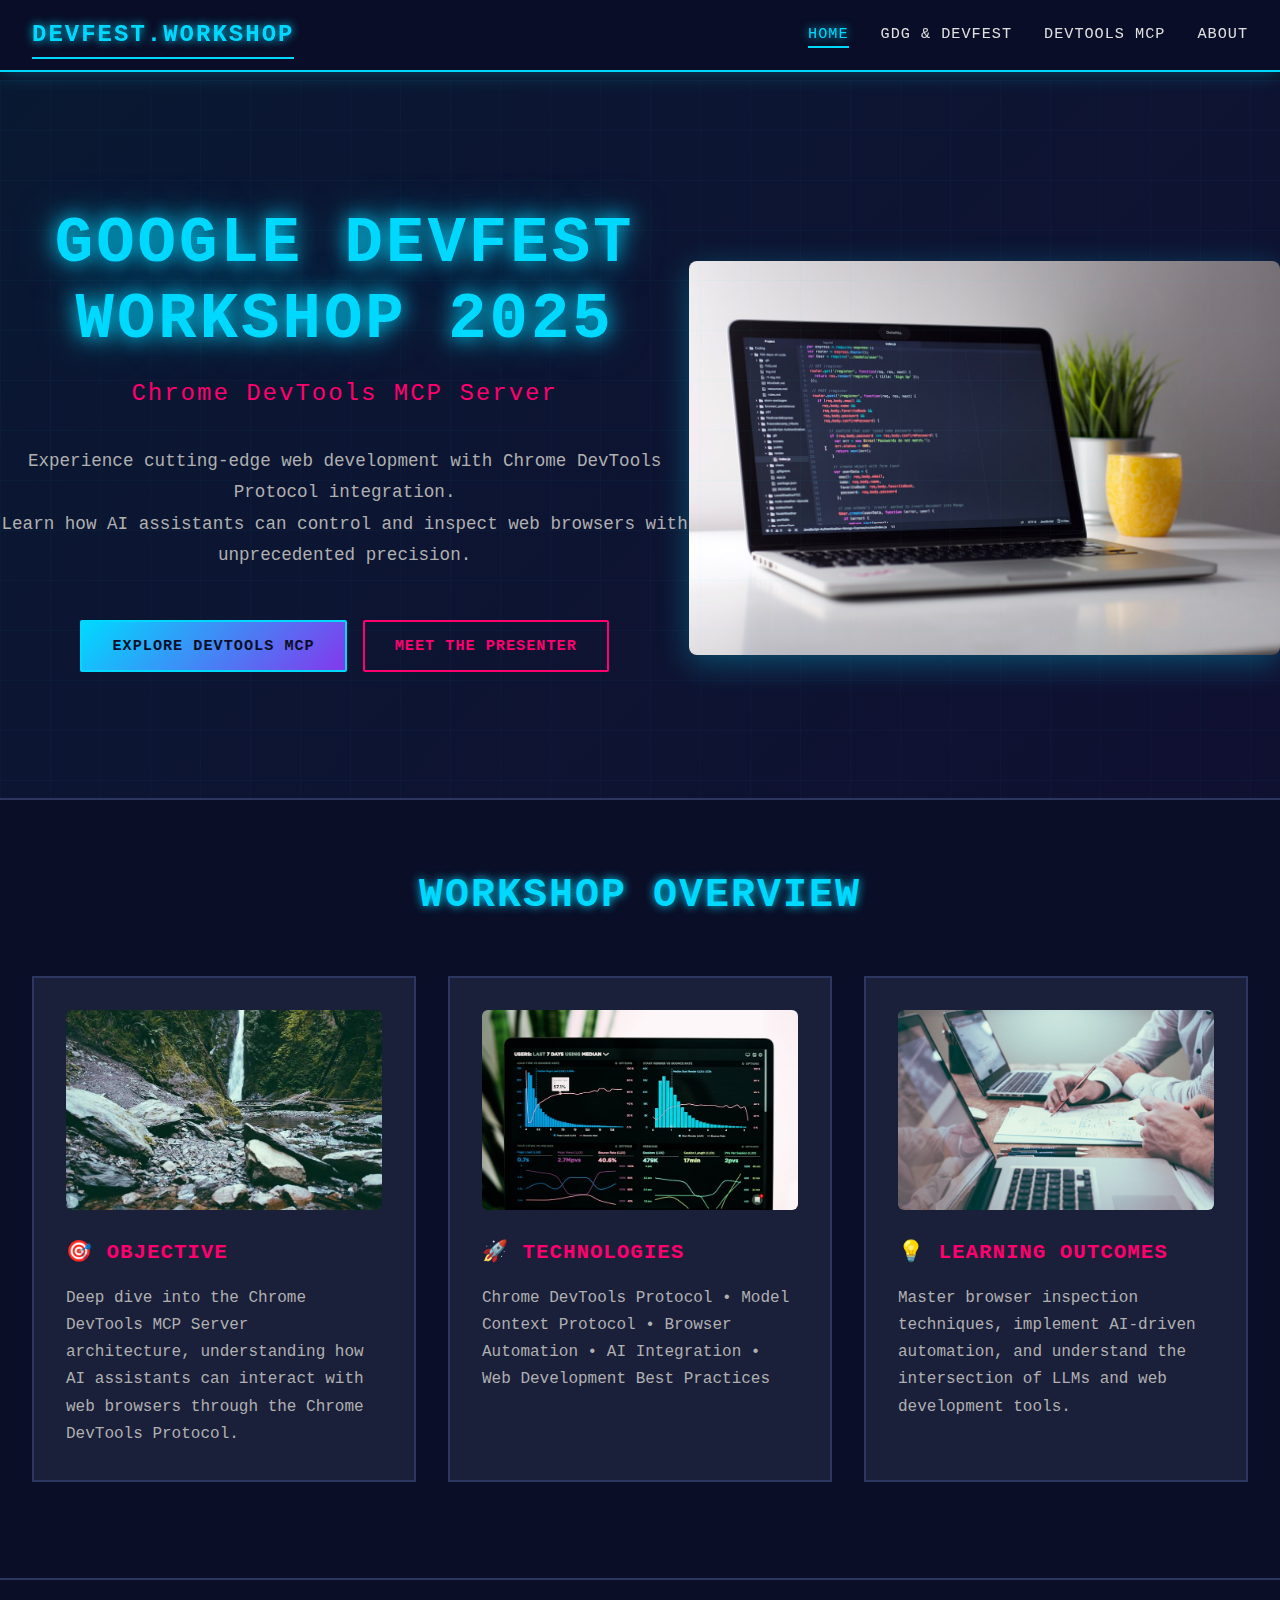
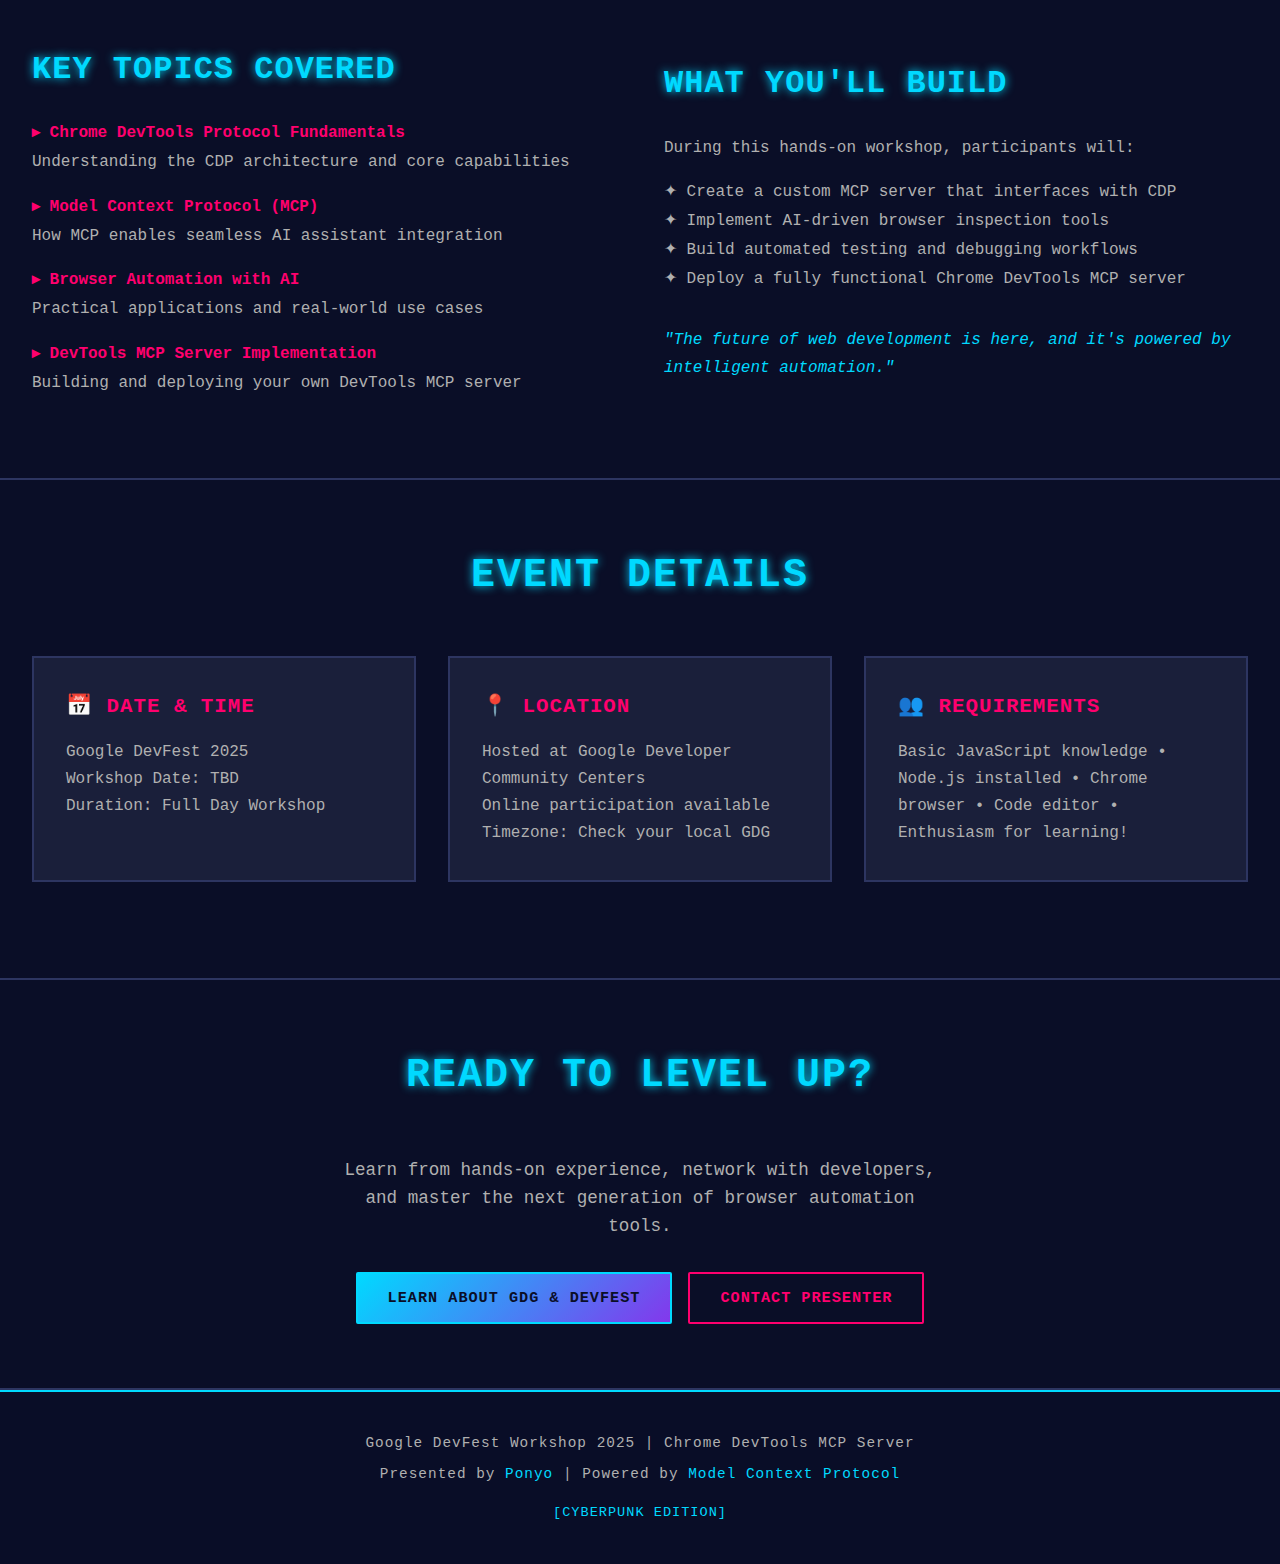
<file: index.html>
<!DOCTYPE html>
<html lang="en">
<head>
    <meta charset="UTF-8">
    <meta name="viewport" content="width=device-width, initial-scale=1.0">
    <title>Google DevFest Workshop - Chrome DevTools MCP</title>
    <link rel="stylesheet" href="styles.css">
</head>
<body>
    <nav>
        <div class="container">
            <a href="index.html" class="logo">DEVFEST.WORKSHOP</a>
            <button class="hamburger" id="hamburger">☰</button>
            <ul id="nav-menu">
                <li><a href="index.html" class="active">HOME</a></li>
                <li><a href="gdg-devfest.html">GDG & DEVFEST</a></li>
                <li><a href="devtools-mcp.html">DEVTOOLS MCP</a></li>
                <li><a href="about-ponyo.html">ABOUT</a></li>
            </ul>
        </div>
    </nav>

    <main>
        <!-- Hero Section -->
        <section class="hero">
            <div class="hero-content">
                <h1>GOOGLE DEVFEST<br>WORKSHOP 2025</h1>
                <div class="subtitle">Chrome DevTools MCP Server</div>
                <p class="description">
                    Experience cutting-edge web development with Chrome DevTools Protocol integration.<br>
                    Learn how AI assistants can control and inspect web browsers with unprecedented precision.
                </p>
                <div style="display: flex; gap: 1rem; justify-content: center; flex-wrap: wrap;">
                    <a href="devtools-mcp.html" class="btn">EXPLORE DEVTOOLS MCP</a>
                    <a href="about-ponyo.html" class="btn btn-secondary">MEET THE PRESENTER</a>
                </div>
            </div>
            <div style="margin-top: 3rem;">
                <img src="assets/hero.jpg" alt="Chrome DevTools" style="width: 100%; max-width: 600px; border-radius: 8px; box-shadow: 0 8px 32px rgba(0, 217, 255, 0.3);">
            </div>
        </section>

        <!-- Workshop Overview -->
        <section class="grid-section">
            <div class="container">
                <h2 class="section-title">WORKSHOP OVERVIEW</h2>
                <div class="grid">
                    <div class="card">
                        <img src="assets/objective.jpg" alt="Workshop Objective" style="width: 100%; height: 200px; object-fit: cover; border-radius: 6px; margin-bottom: 1rem;">
                        <h3>🎯 OBJECTIVE</h3>
                        <p>
                            Deep dive into the Chrome DevTools MCP Server architecture, 
                            understanding how AI assistants can interact with web browsers 
                            through the Chrome DevTools Protocol.
                        </p>
                    </div>
                    <div class="card">
                        <img src="assets/tech.jpg" alt="Technologies" style="width: 100%; height: 200px; object-fit: cover; border-radius: 6px; margin-bottom: 1rem;">
                        <h3>🚀 TECHNOLOGIES</h3>
                        <p>
                            Chrome DevTools Protocol • Model Context Protocol • 
                            Browser Automation • AI Integration • Web Development Best Practices
                        </p>
                    </div>
                    <div class="card">
                        <img src="assets/learning.jpg" alt="Learning Outcomes" style="width: 100%; height: 200px; object-fit: cover; border-radius: 6px; margin-bottom: 1rem;">
                        <h3>💡 LEARNING OUTCOMES</h3>
                        <p>
                            Master browser inspection techniques, implement AI-driven automation, 
                            and understand the intersection of LLMs and web development tools.
                        </p>
                    </div>
                </div>
            </div>
        </section>

        <!-- Key Topics -->
        <section class="content-section">
            <div class="container">
                <div class="content-grid">
                    <div class="content-text">
                        <h2>KEY TOPICS COVERED</h2>
                        <p>
                            <span class="content-highlight">▸ Chrome DevTools Protocol Fundamentals</span><br>
                            Understanding the CDP architecture and core capabilities
                        </p>
                        <p>
                            <span class="content-highlight">▸ Model Context Protocol (MCP)</span><br>
                            How MCP enables seamless AI assistant integration
                        </p>
                        <p>
                            <span class="content-highlight">▸ Browser Automation with AI</span><br>
                            Practical applications and real-world use cases
                        </p>
                        <p>
                            <span class="content-highlight">▸ DevTools MCP Server Implementation</span><br>
                            Building and deploying your own DevTools MCP server
                        </p>
                    </div>
                    <div class="content-text">
                        <h2>WHAT YOU'LL BUILD</h2>
                        <p>
                            During this hands-on workshop, participants will:
                        </p>
                        <p>
                            ✦ Create a custom MCP server that interfaces with CDP<br>
                            ✦ Implement AI-driven browser inspection tools<br>
                            ✦ Build automated testing and debugging workflows<br>
                            ✦ Deploy a fully functional Chrome DevTools MCP server<br>
                        </p>
                        <p style="margin-top: 2rem; color: var(--primary); font-style: italic;">
                            "The future of web development is here, and it's powered by intelligent automation."
                        </p>
                    </div>
                </div>
            </div>
        </section>

        <!-- Event Details -->
        <section class="grid-section">
            <div class="container">
                <h2 class="section-title">EVENT DETAILS</h2>
                <div class="grid">
                    <div class="card">
                        <h3>📅 DATE & TIME</h3>
                        <p>
                            Google DevFest 2025<br>
                            Workshop Date: TBD<br>
                            Duration: Full Day Workshop
                        </p>
                    </div>
                    <div class="card">
                        <h3>📍 LOCATION</h3>
                        <p>
                            Hosted at Google Developer Community Centers<br>
                            Online participation available<br>
                            Timezone: Check your local GDG
                        </p>
                    </div>
                    <div class="card">
                        <h3>👥 REQUIREMENTS</h3>
                        <p>
                            Basic JavaScript knowledge • Node.js installed • 
                            Chrome browser • Code editor • Enthusiasm for learning!
                        </p>
                    </div>
                </div>
            </div>
        </section>

        <!-- CTA Section -->
        <section class="content-section">
            <div class="container" style="text-align: center;">
                <h2 class="section-title">READY TO LEVEL UP?</h2>
                <p style="color: var(--text-secondary); font-size: 1.1rem; margin-bottom: 2rem; max-width: 600px; margin-left: auto; margin-right: auto;">
                    Learn from hands-on experience, network with developers, and master 
                    the next generation of browser automation tools.
                </p>
                <div style="display: flex; gap: 1rem; justify-content: center; flex-wrap: wrap;">
                    <a href="gdg-devfest.html" class="btn">LEARN ABOUT GDG & DEVFEST</a>
                    <a href="about-ponyo.html" class="btn btn-secondary">CONTACT PRESENTER</a>
                </div>
            </div>
        </section>
    </main>

    <footer>
        <p>Google DevFest Workshop 2025 | Chrome DevTools MCP Server</p>
        <p>Presented by <a href="about-ponyo.html">Ponyo</a> | Powered by <a href="https://modelcontextprotocol.io">Model Context Protocol</a></p>
        <p style="margin-top: 1rem; color: var(--primary); font-size: 0.85rem;">
            [CYBERPUNK EDITION]
        </p>
    </footer>

    <script>
        // Hamburger Menu
        const hamburger = document.getElementById('hamburger');
        const navMenu = document.getElementById('nav-menu');
        
        if (hamburger && navMenu) {
            hamburger.addEventListener('click', () => {
                navMenu.classList.toggle('mobile-open');
                hamburger.textContent = navMenu.classList.contains('mobile-open') ? '✕' : '☰';
            });

            // Close menu when clicking on a link
            navMenu.querySelectorAll('a').forEach(link => {
                link.addEventListener('click', () => {
                    navMenu.classList.remove('mobile-open');
                    if (hamburger) hamburger.textContent = '☰';
                });
            });

            // Close menu when clicking outside
            document.addEventListener('click', (e) => {
                if (!navMenu.contains(e.target) && !hamburger.contains(e.target)) {
                    navMenu.classList.remove('mobile-open');
                    if (hamburger) hamburger.textContent = '☰';
                }
            });
        }

        // Active navigation highlight
        document.addEventListener('DOMContentLoaded', () => {
            const currentPage = window.location.pathname.split('/').pop() || 'index.html';
            document.querySelectorAll('nav a').forEach(link => {
                const href = link.getAttribute('href');
                if (href === currentPage || (currentPage === '' && href === 'index.html')) {
                    link.classList.add('active');
                } else {
                    link.classList.remove('active');
                }
            });
        });
    </script>
</body>
</html>
</file>
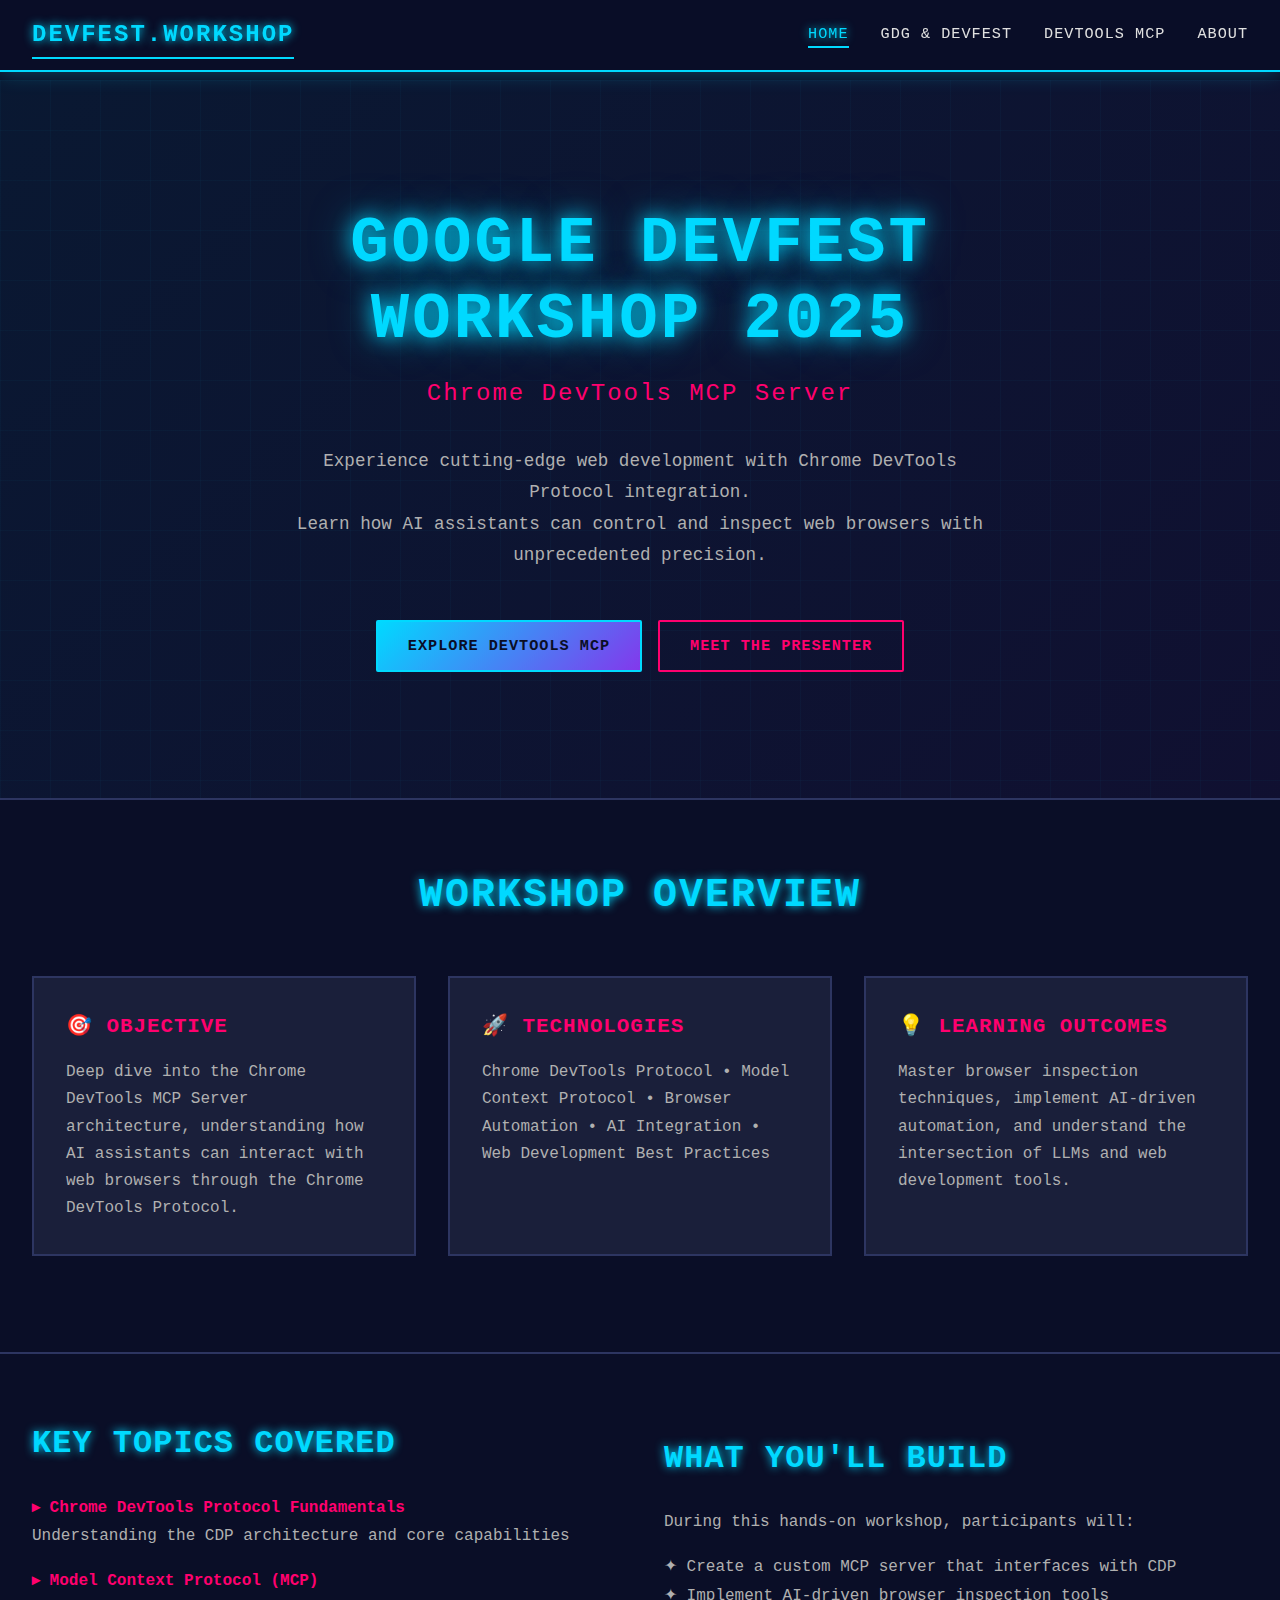
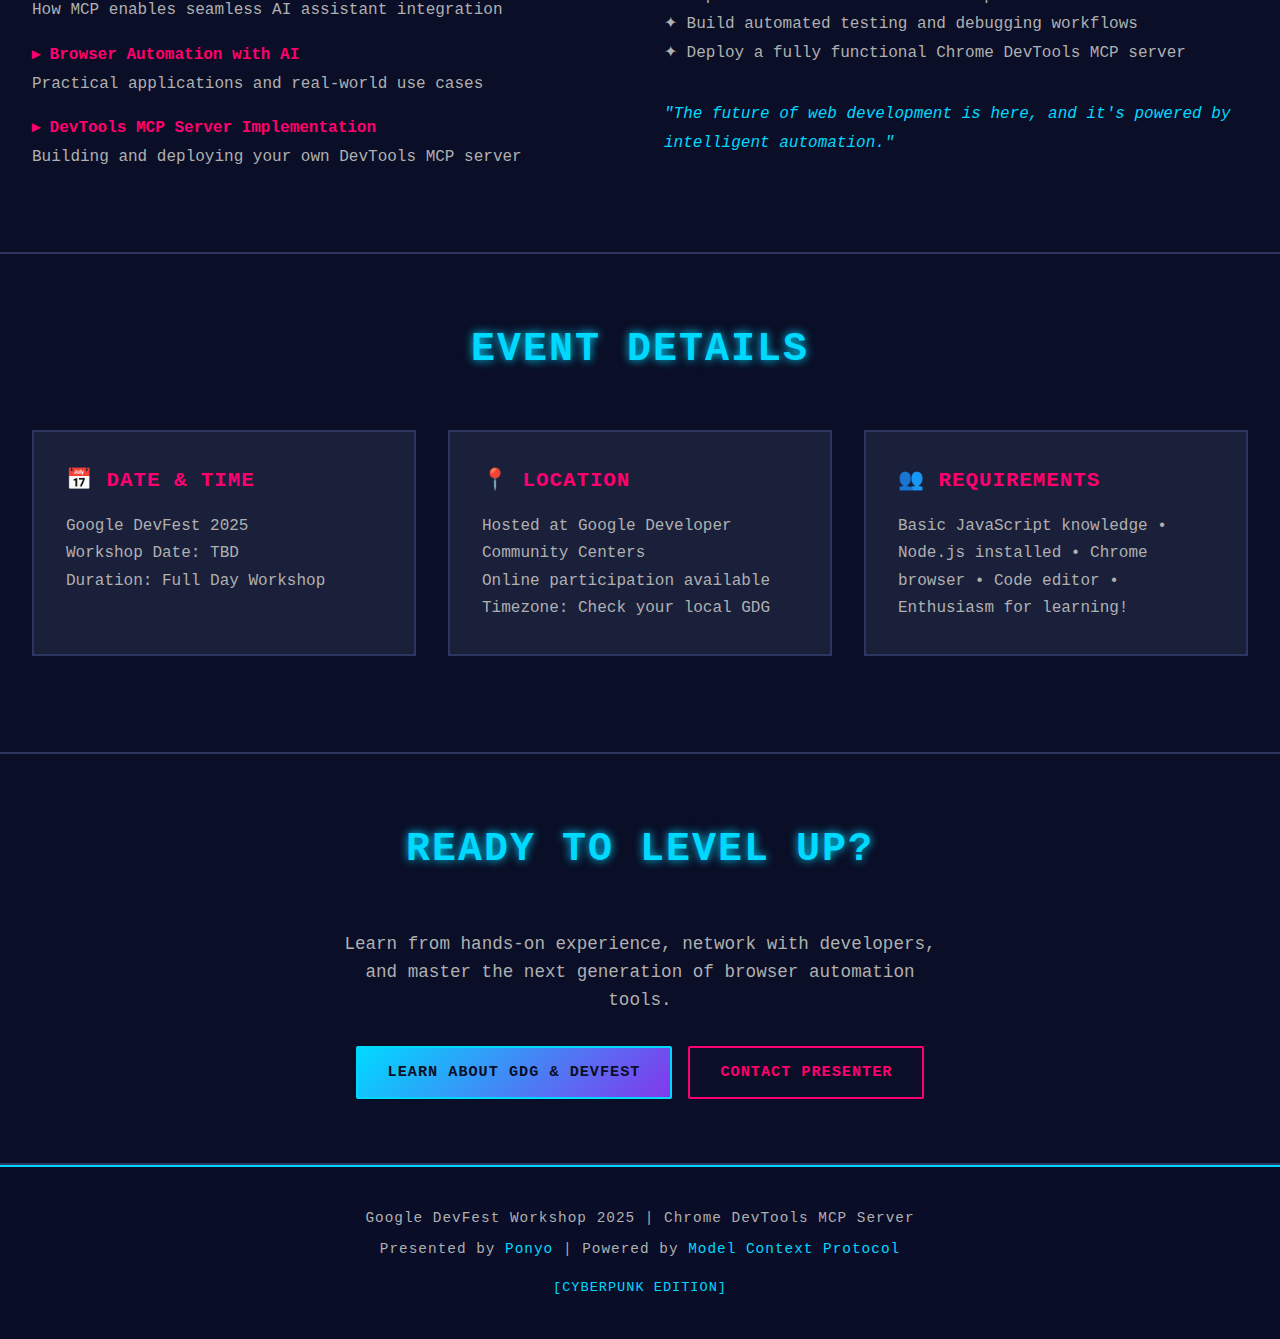
<file: devtools-mcp-website/index.html>
<!DOCTYPE html>
<html lang="en">
<head>
    <meta charset="UTF-8">
    <meta name="viewport" content="width=device-width, initial-scale=1.0">
    <title>Google DevFest Workshop - Chrome DevTools MCP</title>
    <link rel="stylesheet" href="styles.css">
</head>
<body>
    <nav>
        <div class="container">
            <a href="index.html" class="logo">DEVFEST.WORKSHOP</a>
            <button class="hamburger" id="hamburger">☰</button>
            <ul id="nav-menu">
                <li><a href="index.html" class="active">HOME</a></li>
                <li><a href="gdg-devfest.html">GDG & DEVFEST</a></li>
                <li><a href="devtools-mcp.html">DEVTOOLS MCP</a></li>
                <li><a href="about-ponyo.html">ABOUT</a></li>
            </ul>
        </div>
    </nav>

    <main>
        <!-- Hero Section -->
        <section class="hero">
            <div class="hero-content">
                <h1>GOOGLE DEVFEST<br>WORKSHOP 2025</h1>
                <div class="subtitle">Chrome DevTools MCP Server</div>
                <p class="description">
                    Experience cutting-edge web development with Chrome DevTools Protocol integration.<br>
                    Learn how AI assistants can control and inspect web browsers with unprecedented precision.
                </p>
                <div style="display: flex; gap: 1rem; justify-content: center; flex-wrap: wrap;">
                    <a href="devtools-mcp.html" class="btn">EXPLORE DEVTOOLS MCP</a>
                    <a href="about-ponyo.html" class="btn btn-secondary">MEET THE PRESENTER</a>
                </div>
            </div>
        </section>

        <!-- Workshop Overview -->
        <section class="grid-section">
            <div class="container">
                <h2 class="section-title">WORKSHOP OVERVIEW</h2>
                <div class="grid">
                    <div class="card">
                        <h3>🎯 OBJECTIVE</h3>
                        <p>
                            Deep dive into the Chrome DevTools MCP Server architecture, 
                            understanding how AI assistants can interact with web browsers 
                            through the Chrome DevTools Protocol.
                        </p>
                    </div>
                    <div class="card">
                        <h3>🚀 TECHNOLOGIES</h3>
                        <p>
                            Chrome DevTools Protocol • Model Context Protocol • 
                            Browser Automation • AI Integration • Web Development Best Practices
                        </p>
                    </div>
                    <div class="card">
                        <h3>💡 LEARNING OUTCOMES</h3>
                        <p>
                            Master browser inspection techniques, implement AI-driven automation, 
                            and understand the intersection of LLMs and web development tools.
                        </p>
                    </div>
                </div>
            </div>
        </section>

        <!-- Key Topics -->
        <section class="content-section">
            <div class="container">
                <div class="content-grid">
                    <div class="content-text">
                        <h2>KEY TOPICS COVERED</h2>
                        <p>
                            <span class="content-highlight">▸ Chrome DevTools Protocol Fundamentals</span><br>
                            Understanding the CDP architecture and core capabilities
                        </p>
                        <p>
                            <span class="content-highlight">▸ Model Context Protocol (MCP)</span><br>
                            How MCP enables seamless AI assistant integration
                        </p>
                        <p>
                            <span class="content-highlight">▸ Browser Automation with AI</span><br>
                            Practical applications and real-world use cases
                        </p>
                        <p>
                            <span class="content-highlight">▸ DevTools MCP Server Implementation</span><br>
                            Building and deploying your own DevTools MCP server
                        </p>
                    </div>
                    <div class="content-text">
                        <h2>WHAT YOU'LL BUILD</h2>
                        <p>
                            During this hands-on workshop, participants will:
                        </p>
                        <p>
                            ✦ Create a custom MCP server that interfaces with CDP<br>
                            ✦ Implement AI-driven browser inspection tools<br>
                            ✦ Build automated testing and debugging workflows<br>
                            ✦ Deploy a fully functional Chrome DevTools MCP server<br>
                        </p>
                        <p style="margin-top: 2rem; color: var(--primary); font-style: italic;">
                            "The future of web development is here, and it's powered by intelligent automation."
                        </p>
                    </div>
                </div>
            </div>
        </section>

        <!-- Event Details -->
        <section class="grid-section">
            <div class="container">
                <h2 class="section-title">EVENT DETAILS</h2>
                <div class="grid">
                    <div class="card">
                        <h3>📅 DATE & TIME</h3>
                        <p>
                            Google DevFest 2025<br>
                            Workshop Date: TBD<br>
                            Duration: Full Day Workshop
                        </p>
                    </div>
                    <div class="card">
                        <h3>📍 LOCATION</h3>
                        <p>
                            Hosted at Google Developer Community Centers<br>
                            Online participation available<br>
                            Timezone: Check your local GDG
                        </p>
                    </div>
                    <div class="card">
                        <h3>👥 REQUIREMENTS</h3>
                        <p>
                            Basic JavaScript knowledge • Node.js installed • 
                            Chrome browser • Code editor • Enthusiasm for learning!
                        </p>
                    </div>
                </div>
            </div>
        </section>

        <!-- CTA Section -->
        <section class="content-section">
            <div class="container" style="text-align: center;">
                <h2 class="section-title">READY TO LEVEL UP?</h2>
                <p style="color: var(--text-secondary); font-size: 1.1rem; margin-bottom: 2rem; max-width: 600px; margin-left: auto; margin-right: auto;">
                    Learn from hands-on experience, network with developers, and master 
                    the next generation of browser automation tools.
                </p>
                <div style="display: flex; gap: 1rem; justify-content: center; flex-wrap: wrap;">
                    <a href="gdg-devfest.html" class="btn">LEARN ABOUT GDG & DEVFEST</a>
                    <a href="about-ponyo.html" class="btn btn-secondary">CONTACT PRESENTER</a>
                </div>
            </div>
        </section>
    </main>

    <footer>
        <p>Google DevFest Workshop 2025 | Chrome DevTools MCP Server</p>
        <p>Presented by <a href="about-ponyo.html">Ponyo</a> | Powered by <a href="https://modelcontextprotocol.io">Model Context Protocol</a></p>
        <p style="margin-top: 1rem; color: var(--primary); font-size: 0.85rem;">
            [CYBERPUNK EDITION]
        </p>
    </footer>

    <script>
        // Hamburger Menu
        const hamburger = document.getElementById('hamburger');
        const navMenu = document.getElementById('nav-menu');
        
        if (hamburger && navMenu) {
            hamburger.addEventListener('click', () => {
                navMenu.classList.toggle('mobile-open');
                hamburger.textContent = navMenu.classList.contains('mobile-open') ? '✕' : '☰';
            });

            // Close menu when clicking on a link
            navMenu.querySelectorAll('a').forEach(link => {
                link.addEventListener('click', () => {
                    navMenu.classList.remove('mobile-open');
                    if (hamburger) hamburger.textContent = '☰';
                });
            });

            // Close menu when clicking outside
            document.addEventListener('click', (e) => {
                if (!navMenu.contains(e.target) && !hamburger.contains(e.target)) {
                    navMenu.classList.remove('mobile-open');
                    if (hamburger) hamburger.textContent = '☰';
                }
            });
        }

        // Active navigation highlight
        document.addEventListener('DOMContentLoaded', () => {
            const currentPage = window.location.pathname.split('/').pop() || 'index.html';
            document.querySelectorAll('nav a').forEach(link => {
                const href = link.getAttribute('href');
                if (href === currentPage || (currentPage === '' && href === 'index.html')) {
                    link.classList.add('active');
                } else {
                    link.classList.remove('active');
                }
            });
        });
    </script>
</body>
</html>
</file>
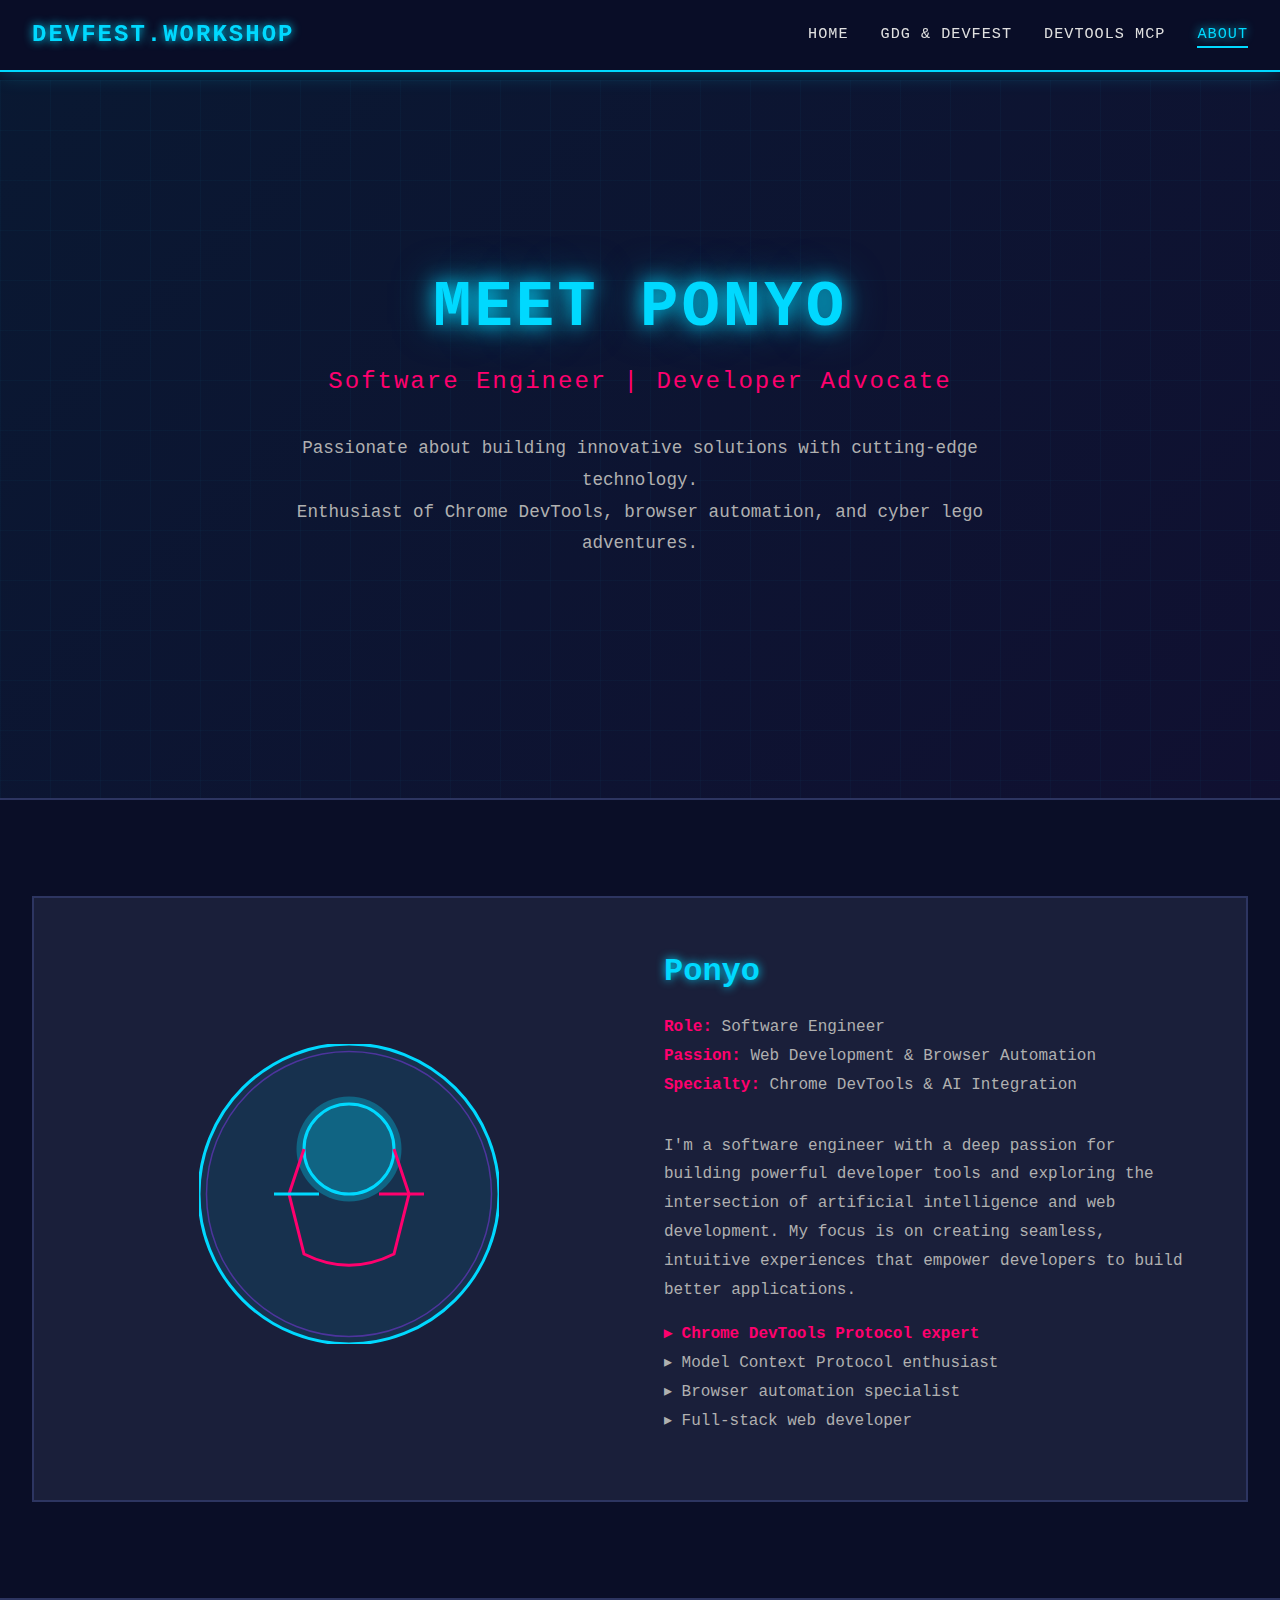
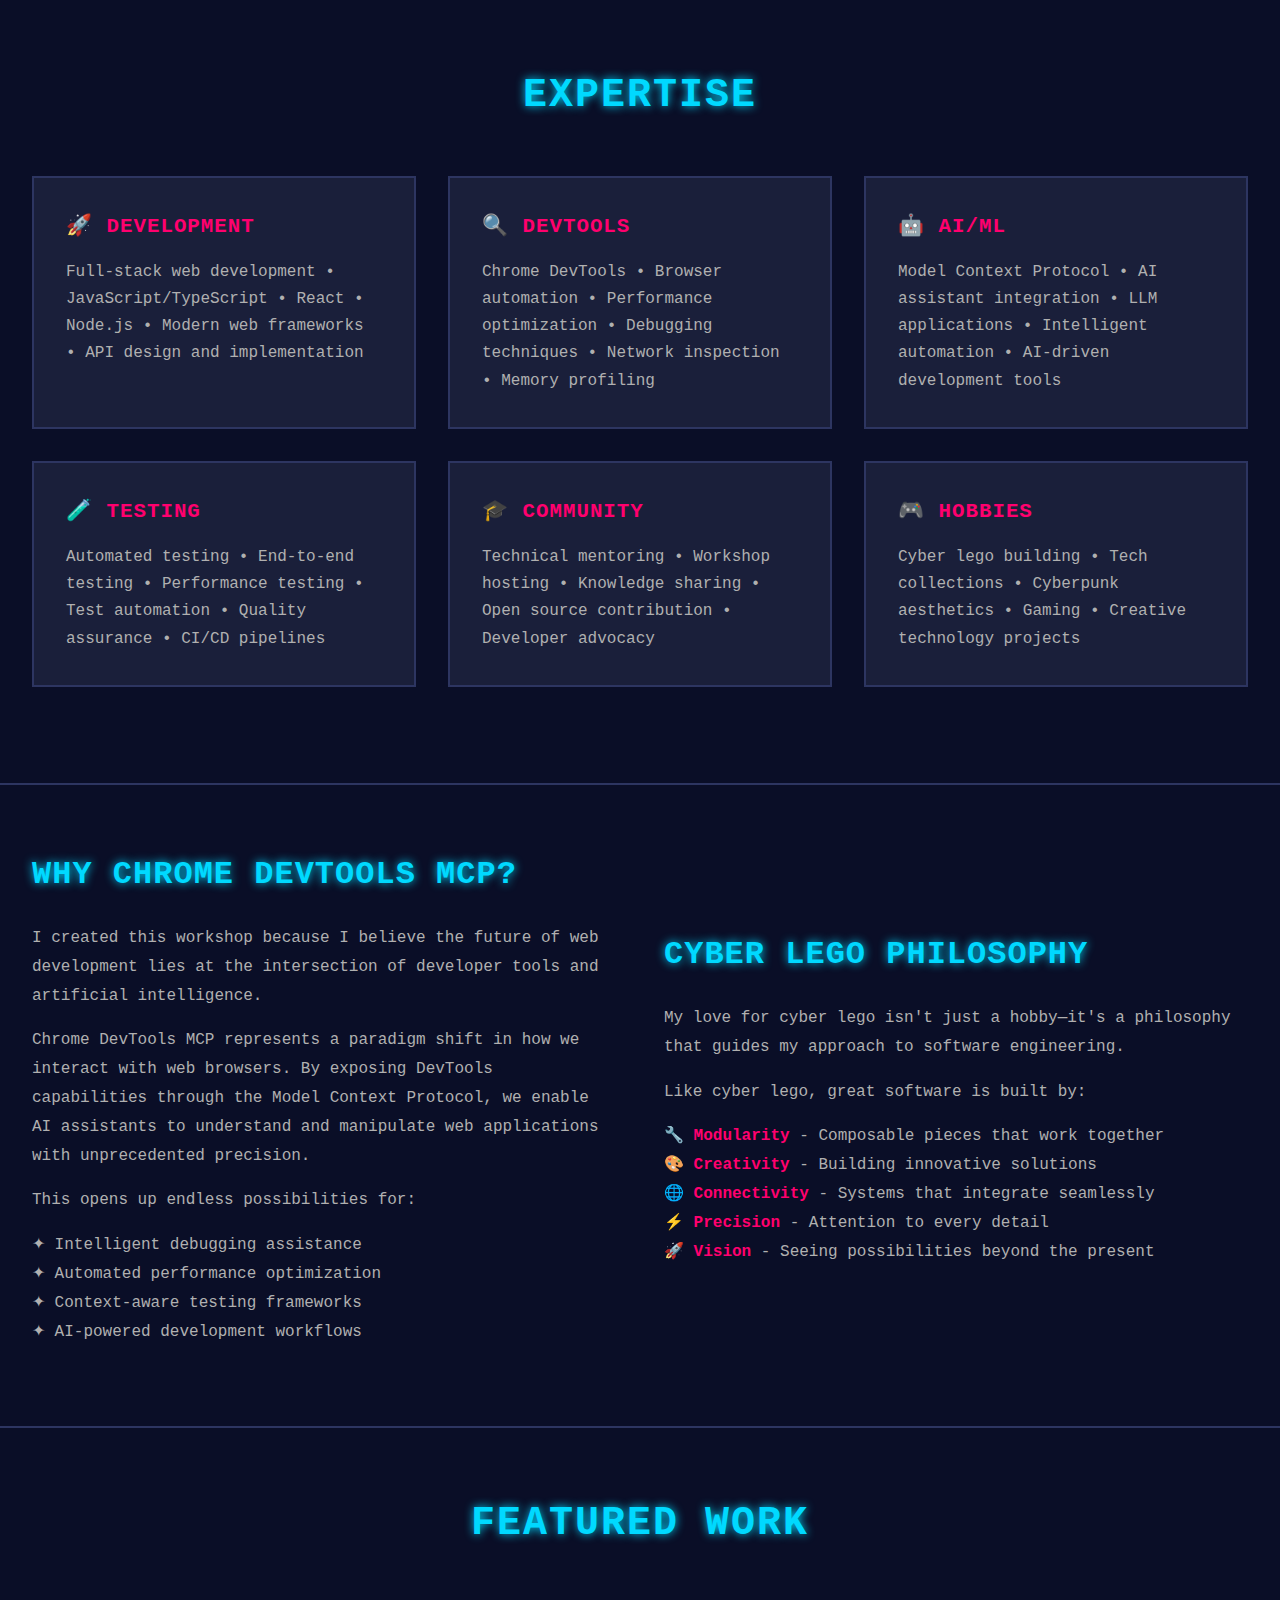
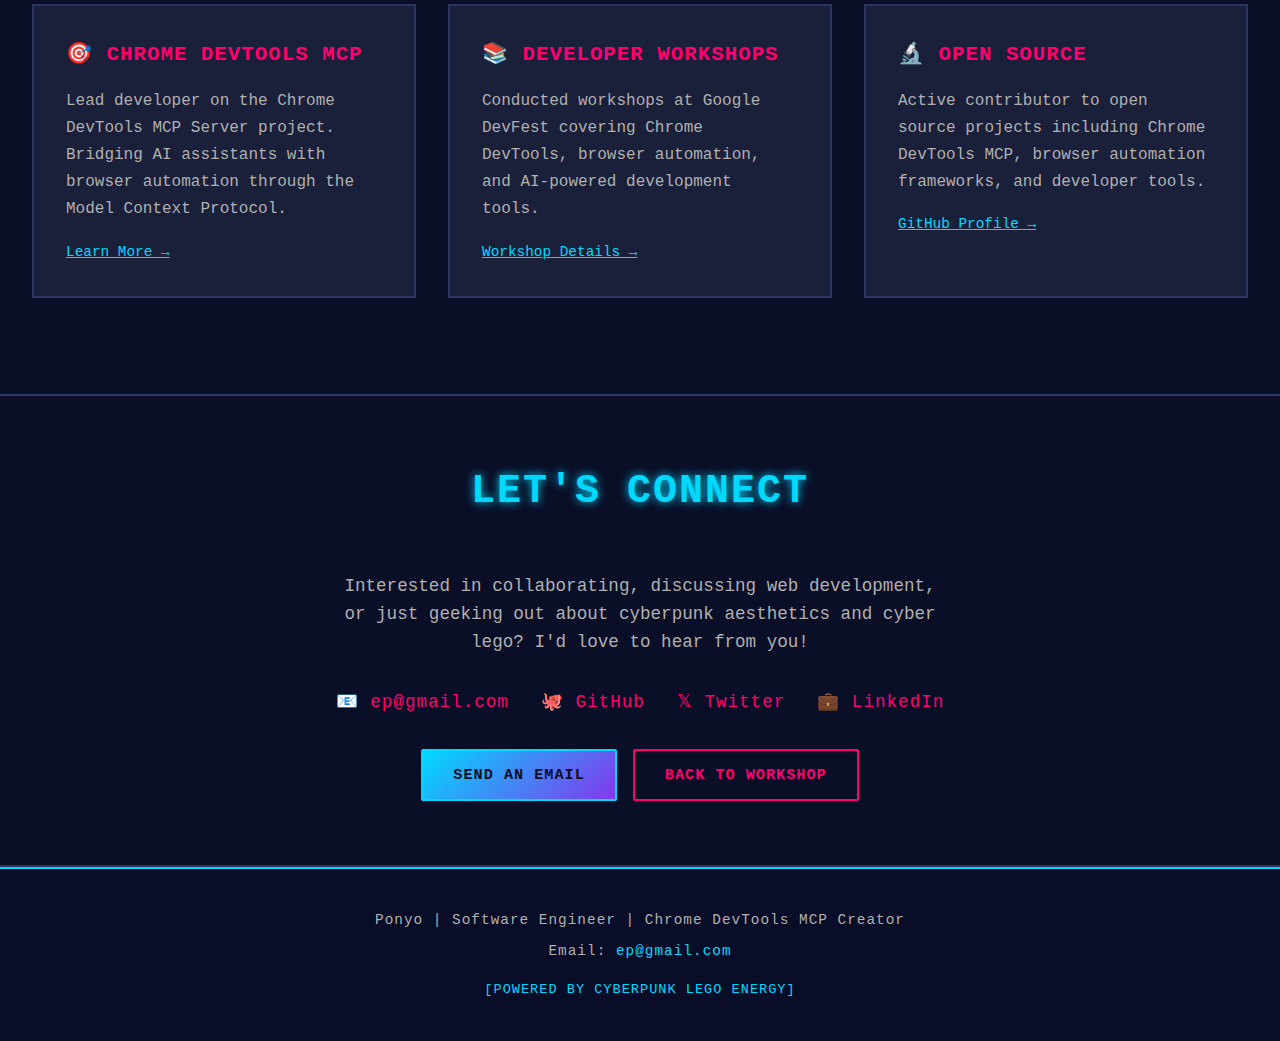
<file: devtools-mcp-website/about-ponyo.html>
<!DOCTYPE html>
<html lang="en">
<head>
    <meta charset="UTF-8">
    <meta name="viewport" content="width=device-width, initial-scale=1.0">
    <title>About Ponyo - Software Engineer & Chrome DevTools Enthusiast</title>
    <link rel="stylesheet" href="styles.css">
</head>
<body>
    <nav>
        <div class="container">
            <a href="index.html" class="logo">DEVFEST.WORKSHOP</a>
            <button class="hamburger" id="hamburger">☰</button>
            <ul id="nav-menu">
                <li><a href="index.html">HOME</a></li>
                <li><a href="gdg-devfest.html">GDG & DEVFEST</a></li>
                <li><a href="devtools-mcp.html">DEVTOOLS MCP</a></li>
                <li><a href="about-ponyo.html" class="active">ABOUT</a></li>
            </ul>
        </div>
    </nav>

    <main>
        <!-- Hero Section -->
        <section class="hero">
            <div class="hero-content">
                <h1>MEET PONYO</h1>
                <div class="subtitle">Software Engineer | Developer Advocate</div>
                <p class="description">
                    Passionate about building innovative solutions with cutting-edge technology.<br>
                    Enthusiast of Chrome DevTools, browser automation, and cyber lego adventures.
                </p>
            </div>
        </section>

        <!-- Profile Section -->
        <section class="content-section">
            <div class="container">
                <div class="profile">
                    <!-- Avatar placeholder -->
                    <div class="profile-image">
                        <svg viewBox="0 0 200 200" xmlns="http://www.w3.org/2000/svg">
                            <!-- Background circle -->
                            <circle cx="100" cy="100" r="100" fill="rgba(0, 217, 255, 0.1)" stroke="#00d9ff" stroke-width="2"/>
                            
                            <!-- Cyberpunk avatar design -->
                            <circle cx="100" cy="70" r="35" fill="#00d9ff" opacity="0.3"/>
                            <circle cx="100" cy="70" r="30" fill="none" stroke="#00d9ff" stroke-width="2"/>
                            
                            <!-- Head outline -->
                            <path d="M 70 70 L 60 100 L 70 140 Q 100 155 130 140 L 140 100 L 130 70" fill="none" stroke="#ff006e" stroke-width="2"/>
                            
                            <!-- Neon lines -->
                            <line x1="50" y1="100" x2="80" y2="100" stroke="#00d9ff" stroke-width="2"/>
                            <line x1="120" y1="100" x2="150" y2="100" stroke="#ff006e" stroke-width="2"/>
                            
                            <!-- Glow effect -->
                            <circle cx="100" cy="100" r="95" fill="none" stroke="#8338ec" stroke-width="1" opacity="0.5"/>
                        </svg>
                    </div>

                    <div class="profile-info">
                        <h2>Ponyo</h2>
                        <p>
                            <strong>Role:</strong> Software Engineer<br>
                            <strong>Passion:</strong> Web Development & Browser Automation<br>
                            <strong>Specialty:</strong> Chrome DevTools & AI Integration
                        </p>

                        <p style="margin-top: 2rem;">
                            I'm a software engineer with a deep passion for building powerful developer tools 
                            and exploring the intersection of artificial intelligence and web development. 
                            My focus is on creating seamless, intuitive experiences that empower developers 
                            to build better applications.
                        </p>

                        <p style="margin-top: 1rem;">
                            <span class="content-highlight">▸ Chrome DevTools Protocol expert</span><br>
                            ▸ Model Context Protocol enthusiast<br>
                            ▸ Browser automation specialist<br>
                            ▸ Full-stack web developer<br>
                        </p>
                    </div>
                </div>
            </div>
        </section>

        <!-- Experience & Skills -->
        <section class="grid-section">
            <div class="container">
                <h2 class="section-title">EXPERTISE</h2>
                <div class="grid">
                    <div class="card">
                        <h3>🚀 DEVELOPMENT</h3>
                        <p>
                            Full-stack web development • JavaScript/TypeScript • 
                            React • Node.js • Modern web frameworks • 
                            API design and implementation
                        </p>
                    </div>
                    <div class="card">
                        <h3>🔍 DEVTOOLS</h3>
                        <p>
                            Chrome DevTools • Browser automation • 
                            Performance optimization • Debugging techniques • 
                            Network inspection • Memory profiling
                        </p>
                    </div>
                    <div class="card">
                        <h3>🤖 AI/ML</h3>
                        <p>
                            Model Context Protocol • AI assistant integration • 
                            LLM applications • Intelligent automation • 
                            AI-driven development tools
                        </p>
                    </div>
                    <div class="card">
                        <h3>🧪 TESTING</h3>
                        <p>
                            Automated testing • End-to-end testing • 
                            Performance testing • Test automation • 
                            Quality assurance • CI/CD pipelines
                        </p>
                    </div>
                    <div class="card">
                        <h3>🎓 COMMUNITY</h3>
                        <p>
                            Technical mentoring • Workshop hosting • 
                            Knowledge sharing • Open source contribution • 
                            Developer advocacy
                        </p>
                    </div>
                    <div class="card">
                        <h3>🎮 HOBBIES</h3>
                        <p>
                            Cyber lego building • Tech collections • 
                            Cyberpunk aesthetics • Gaming • 
                            Creative technology projects
                        </p>
                    </div>
                </div>
            </div>
        </section>

        <!-- Why Chrome DevTools MCP -->
        <section class="content-section">
            <div class="container">
                <div class="content-grid">
                    <div class="content-text">
                        <h2>WHY CHROME DEVTOOLS MCP?</h2>
                        <p>
                            I created this workshop because I believe the future of web development 
                            lies at the intersection of developer tools and artificial intelligence.
                        </p>
                        <p>
                            Chrome DevTools MCP represents a paradigm shift in how we interact with 
                            web browsers. By exposing DevTools capabilities through the Model Context Protocol, 
                            we enable AI assistants to understand and manipulate web applications with 
                            unprecedented precision.
                        </p>
                        <p>
                            This opens up endless possibilities for:
                        </p>
                        <p>
                            ✦ Intelligent debugging assistance<br>
                            ✦ Automated performance optimization<br>
                            ✦ Context-aware testing frameworks<br>
                            ✦ AI-powered development workflows
                        </p>
                    </div>
                    <div class="content-text">
                        <h2>CYBER LEGO PHILOSOPHY</h2>
                        <p>
                            My love for cyber lego isn't just a hobby—it's a philosophy that guides 
                            my approach to software engineering.
                        </p>
                        <p>
                            Like cyber lego, great software is built by:
                        </p>
                        <p>
                            🔧 <span class="content-highlight">Modularity</span> - Composable pieces that work together<br>
                            🎨 <span class="content-highlight">Creativity</span> - Building innovative solutions<br>
                            🌐 <span class="content-highlight">Connectivity</span> - Systems that integrate seamlessly<br>
                            ⚡ <span class="content-highlight">Precision</span> - Attention to every detail<br>
                            🚀 <span class="content-highlight">Vision</span> - Seeing possibilities beyond the present
                        </p>
                    </div>
                </div>
            </div>
        </section>

        <!-- Featured Projects -->
        <section class="grid-section">
            <div class="container">
                <h2 class="section-title">FEATURED WORK</h2>
                <div class="grid">
                    <div class="card">
                        <h3>🎯 CHROME DEVTOOLS MCP</h3>
                        <p>
                            Lead developer on the Chrome DevTools MCP Server project. 
                            Bridging AI assistants with browser automation through the Model Context Protocol.
                        </p>
                        <p style="margin-top: 1rem; font-size: 0.9rem;">
                            <a href="devtools-mcp.html" style="color: var(--primary);">Learn More →</a>
                        </p>
                    </div>
                    <div class="card">
                        <h3>📚 DEVELOPER WORKSHOPS</h3>
                        <p>
                            Conducted workshops at Google DevFest covering Chrome DevTools, 
                            browser automation, and AI-powered development tools.
                        </p>
                        <p style="margin-top: 1rem; font-size: 0.9rem;">
                            <a href="index.html" style="color: var(--primary);">Workshop Details →</a>
                        </p>
                    </div>
                    <div class="card">
                        <h3>🔬 OPEN SOURCE</h3>
                        <p>
                            Active contributor to open source projects including Chrome DevTools MCP, 
                            browser automation frameworks, and developer tools.
                        </p>
                        <p style="margin-top: 1rem; font-size: 0.9rem;">
                            <a href="https://github.com" target="_blank" rel="noopener noreferrer" style="color: var(--primary);">GitHub Profile →</a>
                        </p>
                    </div>
                </div>
            </div>
        </section>

        <!-- Contact Section -->
        <section class="content-section">
            <div class="container" style="text-align: center;">
                <h2 class="section-title">LET'S CONNECT</h2>
                <p style="color: var(--text-secondary); font-size: 1.1rem; margin-bottom: 2rem; max-width: 600px; margin-left: auto; margin-right: auto;">
                    Interested in collaborating, discussing web development, or just geeking out about 
                    cyberpunk aesthetics and cyber lego? I'd love to hear from you!
                </p>
                
                <div class="contact-links">
                    <a href="mailto:ep@gmail.com" class="contact-link">📧 ep@gmail.com</a>
                    <a href="https://github.com" target="_blank" rel="noopener noreferrer" class="contact-link">🐙 GitHub</a>
                    <a href="https://twitter.com" target="_blank" rel="noopener noreferrer" class="contact-link">𝕏 Twitter</a>
                    <a href="https://linkedin.com" target="_blank" rel="noopener noreferrer" class="contact-link">💼 LinkedIn</a>
                </div>

                <div style="display: flex; gap: 1rem; justify-content: center; flex-wrap: wrap;">
                    <a href="mailto:ep@gmail.com" class="btn">SEND AN EMAIL</a>
                    <a href="index.html" class="btn btn-secondary">BACK TO WORKSHOP</a>
                </div>
            </div>
        </section>
    </main>

    <footer>
        <p>Ponyo | Software Engineer | Chrome DevTools MCP Creator</p>
        <p>Email: <a href="mailto:ep@gmail.com">ep@gmail.com</a></p>
        <p style="margin-top: 1rem; font-size: 0.85rem; color: var(--primary);">
            [POWERED BY CYBERPUNK LEGO ENERGY]
        </p>
    </footer>

    <script>
        // Hamburger Menu
        const hamburger = document.getElementById('hamburger');
        const navMenu = document.getElementById('nav-menu');
        
        if (hamburger && navMenu) {
            hamburger.addEventListener('click', () => {
                navMenu.classList.toggle('mobile-open');
                hamburger.textContent = navMenu.classList.contains('mobile-open') ? '✕' : '☰';
            });

            // Close menu when clicking on a link
            navMenu.querySelectorAll('a').forEach(link => {
                link.addEventListener('click', () => {
                    navMenu.classList.remove('mobile-open');
                    if (hamburger) hamburger.textContent = '☰';
                });
            });

            // Close menu when clicking outside
            document.addEventListener('click', (e) => {
                if (!navMenu.contains(e.target) && !hamburger.contains(e.target)) {
                    navMenu.classList.remove('mobile-open');
                    if (hamburger) hamburger.textContent = '☰';
                }
            });
        }

        // Active navigation highlight
        document.addEventListener('DOMContentLoaded', () => {
            const currentPage = window.location.pathname.split('/').pop() || 'index.html';
            document.querySelectorAll('nav a').forEach(link => {
                const href = link.getAttribute('href');
                if (href === currentPage || (currentPage === '' && href === 'index.html')) {
                    link.classList.add('active');
                } else {
                    link.classList.remove('active');
                }
            });
        });
    </script>
</body>
</html>
</file>
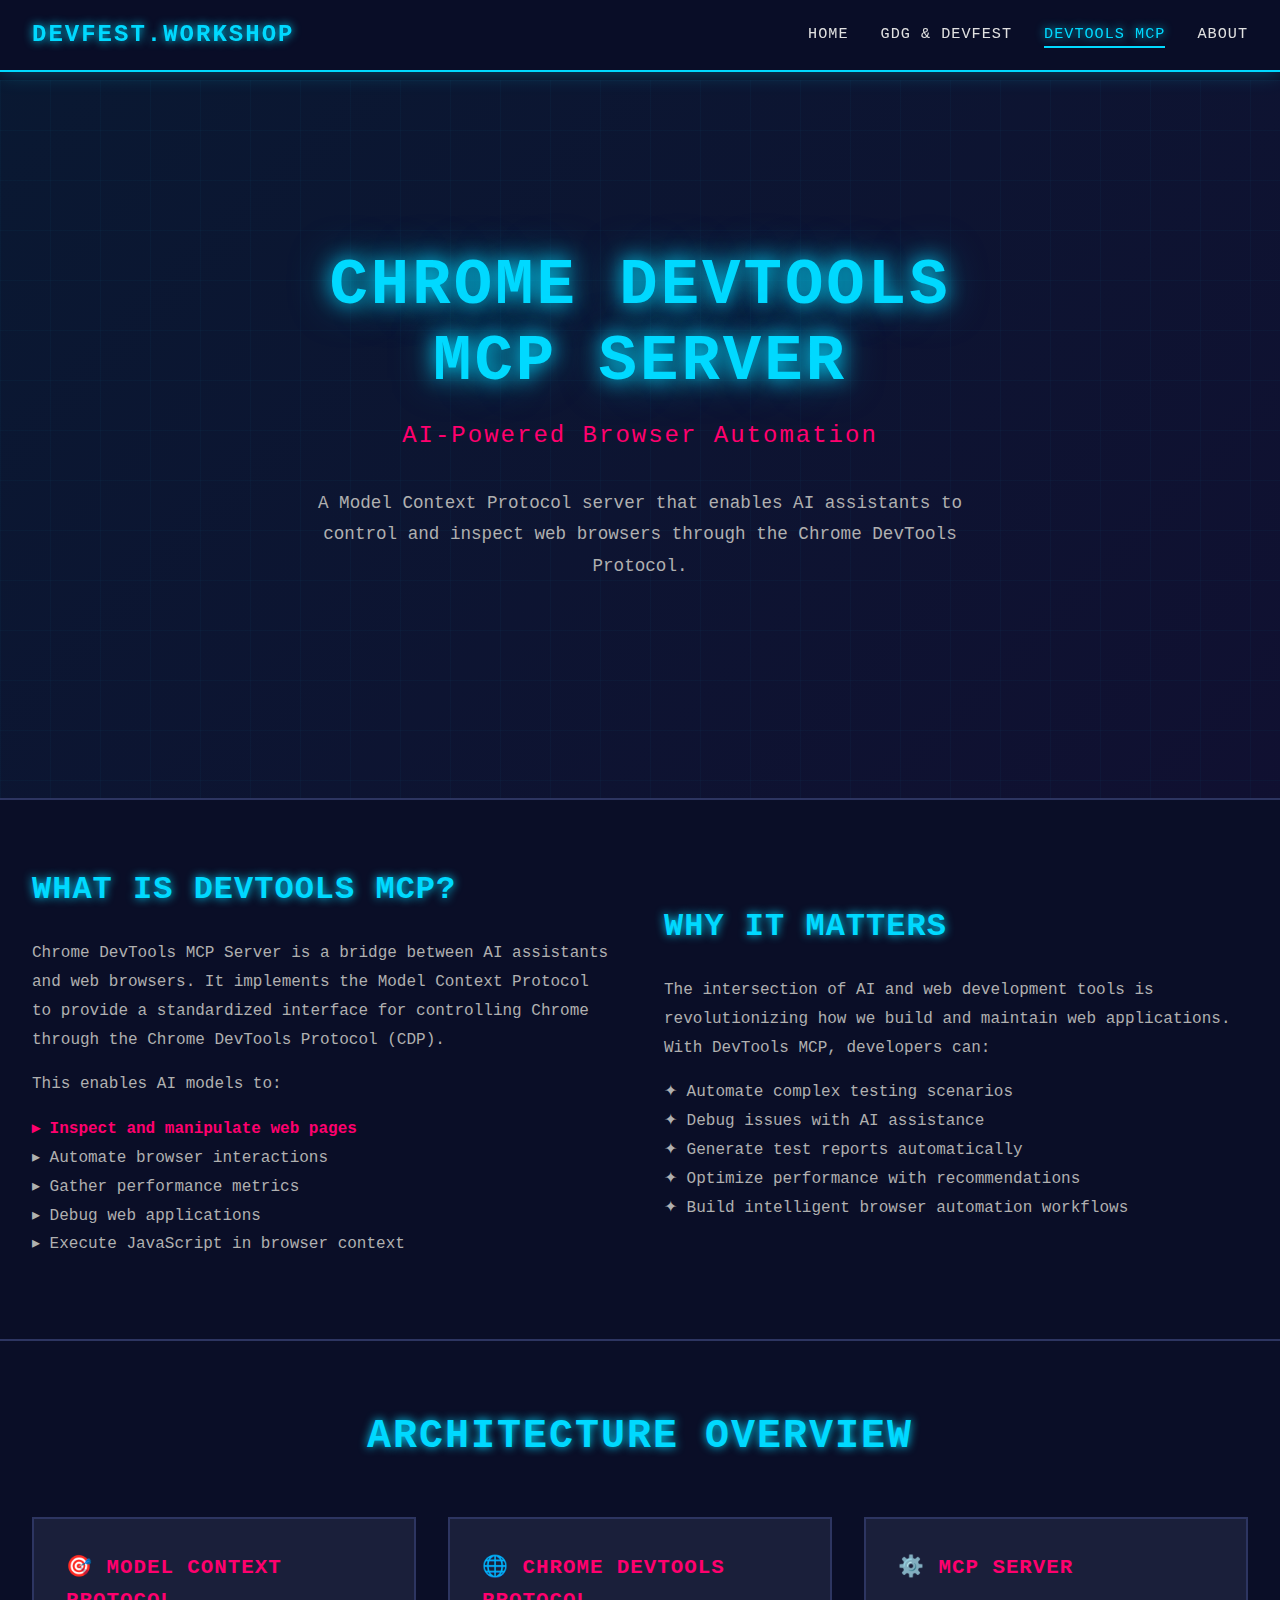
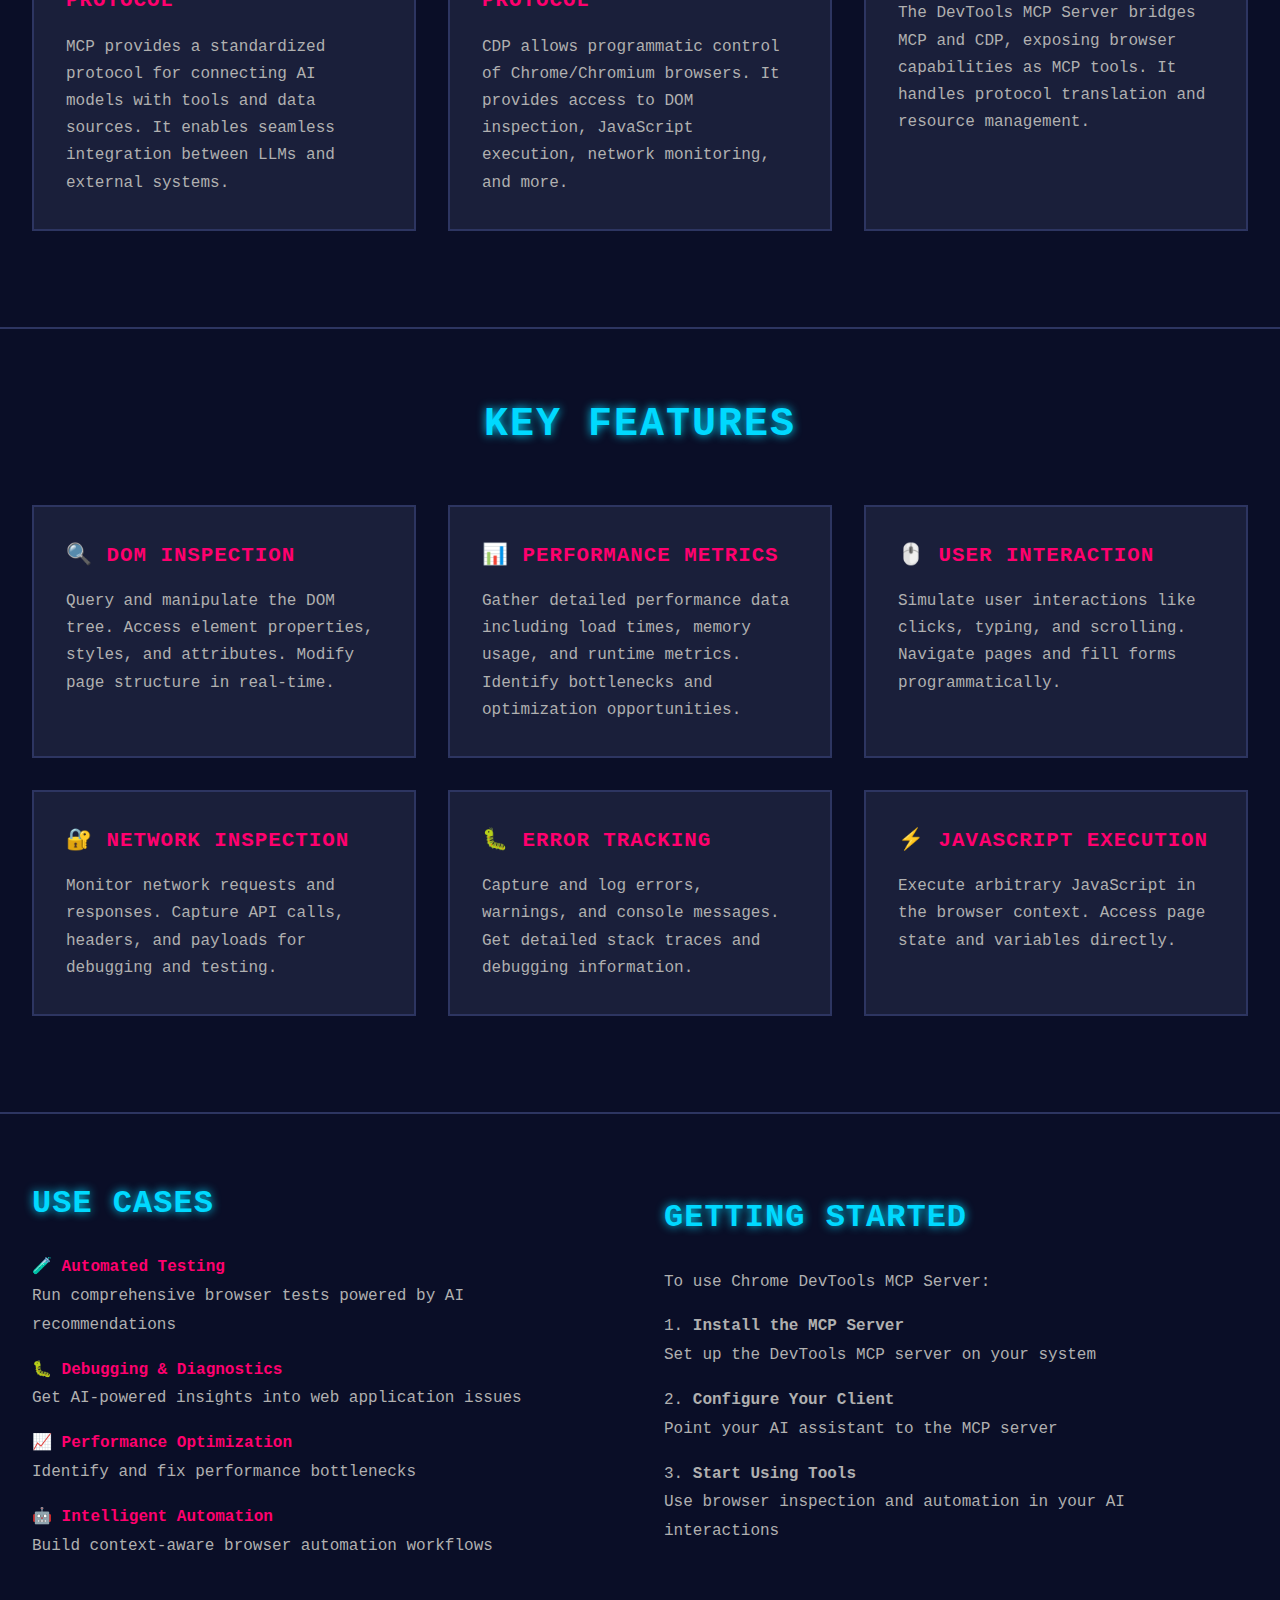
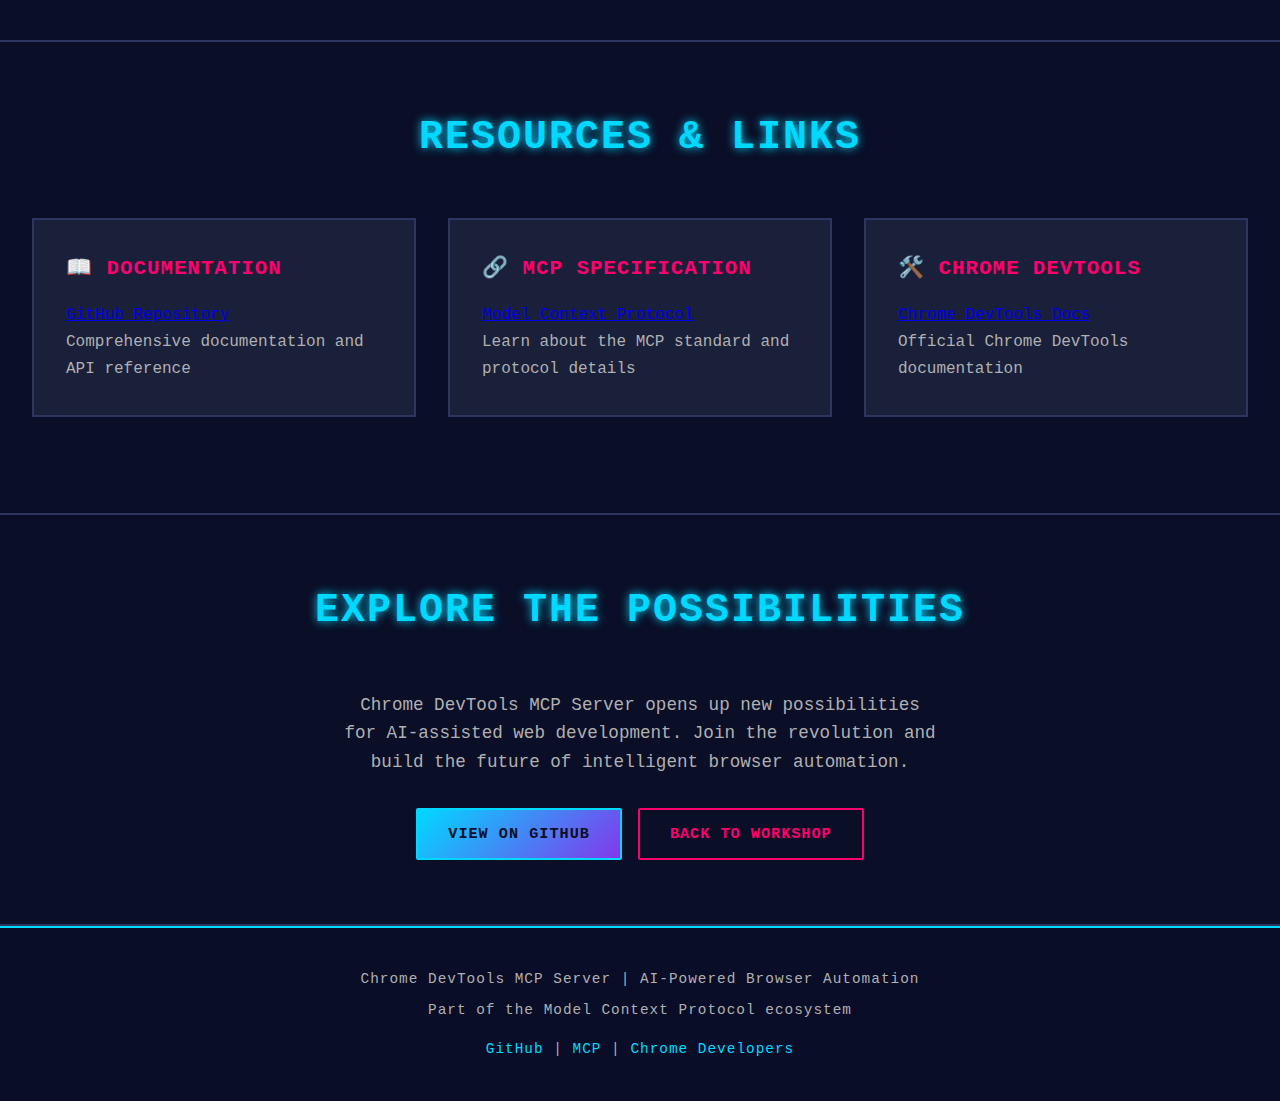
<file: devtools-mcp-website/devtools-mcp.html>
<!DOCTYPE html>
<html lang="en">
<head>
    <meta charset="UTF-8">
    <meta name="viewport" content="width=device-width, initial-scale=1.0">
    <title>Chrome DevTools MCP - Server Integration</title>
    <link rel="stylesheet" href="styles.css">
</head>
<body>
    <nav>
        <div class="container">
            <a href="index.html" class="logo">DEVFEST.WORKSHOP</a>
            <button class="hamburger" id="hamburger">☰</button>
            <ul id="nav-menu">
                <li><a href="index.html">HOME</a></li>
                <li><a href="gdg-devfest.html">GDG & DEVFEST</a></li>
                <li><a href="devtools-mcp.html" class="active">DEVTOOLS MCP</a></li>
                <li><a href="about-ponyo.html">ABOUT</a></li>
            </ul>
        </div>
    </nav>

    <main>
        <!-- Hero Section -->
        <section class="hero">
            <div class="hero-content">
                <h1>CHROME DEVTOOLS<br>MCP SERVER</h1>
                <div class="subtitle">AI-Powered Browser Automation</div>
                <p class="description">
                    A Model Context Protocol server that enables AI assistants to control and inspect 
                    web browsers through the Chrome DevTools Protocol.
                </p>
            </div>
        </section>

        <!-- What is DevTools MCP -->
        <section class="content-section">
            <div class="container">
                <div class="content-grid">
                    <div class="content-text">
                        <h2>WHAT IS DEVTOOLS MCP?</h2>
                        <p>
                            Chrome DevTools MCP Server is a bridge between AI assistants and web browsers. 
                            It implements the Model Context Protocol to provide a standardized interface for 
                            controlling Chrome through the Chrome DevTools Protocol (CDP).
                        </p>
                        <p>
                            This enables AI models to:
                        </p>
                        <p>
                            <span class="content-highlight">▸ Inspect and manipulate web pages</span><br>
                            ▸ Automate browser interactions<br>
                            ▸ Gather performance metrics<br>
                            ▸ Debug web applications<br>
                            ▸ Execute JavaScript in browser context
                        </p>
                    </div>
                    <div class="content-text">
                        <h2>WHY IT MATTERS</h2>
                        <p>
                            The intersection of AI and web development tools is revolutionizing how we 
                            build and maintain web applications. With DevTools MCP, developers can:
                        </p>
                        <p>
                            ✦ Automate complex testing scenarios<br>
                            ✦ Debug issues with AI assistance<br>
                            ✦ Generate test reports automatically<br>
                            ✦ Optimize performance with recommendations<br>
                            ✦ Build intelligent browser automation workflows
                        </p>
                    </div>
                </div>
            </div>
        </section>

        <!-- Architecture -->
        <section class="grid-section">
            <div class="container">
                <h2 class="section-title">ARCHITECTURE OVERVIEW</h2>
                <div class="grid">
                    <div class="card">
                        <h3>🎯 MODEL CONTEXT PROTOCOL</h3>
                        <p>
                            MCP provides a standardized protocol for connecting AI models with tools and data sources. 
                            It enables seamless integration between LLMs and external systems.
                        </p>
                    </div>
                    <div class="card">
                        <h3>🌐 CHROME DEVTOOLS PROTOCOL</h3>
                        <p>
                            CDP allows programmatic control of Chrome/Chromium browsers. It provides access to 
                            DOM inspection, JavaScript execution, network monitoring, and more.
                        </p>
                    </div>
                    <div class="card">
                        <h3>⚙️ MCP SERVER</h3>
                        <p>
                            The DevTools MCP Server bridges MCP and CDP, exposing browser capabilities as MCP tools. 
                            It handles protocol translation and resource management.
                        </p>
                    </div>
                </div>
            </div>
        </section>

        <!-- Key Features -->
        <section class="content-section">
            <div class="container">
                <h2 class="section-title">KEY FEATURES</h2>
                <div class="grid">
                    <div class="card">
                        <h3>🔍 DOM INSPECTION</h3>
                        <p>
                            Query and manipulate the DOM tree. Access element properties, 
                            styles, and attributes. Modify page structure in real-time.
                        </p>
                    </div>
                    <div class="card">
                        <h3>📊 PERFORMANCE METRICS</h3>
                        <p>
                            Gather detailed performance data including load times, memory usage, 
                            and runtime metrics. Identify bottlenecks and optimization opportunities.
                        </p>
                    </div>
                    <div class="card">
                        <h3>🖱️ USER INTERACTION</h3>
                        <p>
                            Simulate user interactions like clicks, typing, and scrolling. 
                            Navigate pages and fill forms programmatically.
                        </p>
                    </div>
                    <div class="card">
                        <h3>🔐 NETWORK INSPECTION</h3>
                        <p>
                            Monitor network requests and responses. Capture API calls, 
                            headers, and payloads for debugging and testing.
                        </p>
                    </div>
                    <div class="card">
                        <h3>🐛 ERROR TRACKING</h3>
                        <p>
                            Capture and log errors, warnings, and console messages. 
                            Get detailed stack traces and debugging information.
                        </p>
                    </div>
                    <div class="card">
                        <h3>⚡ JAVASCRIPT EXECUTION</h3>
                        <p>
                            Execute arbitrary JavaScript in the browser context. 
                            Access page state and variables directly.
                        </p>
                    </div>
                </div>
            </div>
        </section>

        <!-- Use Cases -->
        <section class="content-section">
            <div class="container">
                <div class="content-grid">
                    <div class="content-text">
                        <h2>USE CASES</h2>
                        <p>
                            <span class="content-highlight">🧪 Automated Testing</span><br>
                            Run comprehensive browser tests powered by AI recommendations
                        </p>
                        <p>
                            <span class="content-highlight">🐛 Debugging & Diagnostics</span><br>
                            Get AI-powered insights into web application issues
                        </p>
                        <p>
                            <span class="content-highlight">📈 Performance Optimization</span><br>
                            Identify and fix performance bottlenecks
                        </p>
                        <p>
                            <span class="content-highlight">🤖 Intelligent Automation</span><br>
                            Build context-aware browser automation workflows
                        </p>
                    </div>
                    <div class="content-text">
                        <h2>GETTING STARTED</h2>
                        <p>
                            To use Chrome DevTools MCP Server:
                        </p>
                        <p>
                            1. <strong>Install the MCP Server</strong><br>
                            Set up the DevTools MCP server on your system
                        </p>
                        <p>
                            2. <strong>Configure Your Client</strong><br>
                            Point your AI assistant to the MCP server
                        </p>
                        <p>
                            3. <strong>Start Using Tools</strong><br>
                            Use browser inspection and automation in your AI interactions
                        </p>
                    </div>
                </div>
            </div>
        </section>

        <!-- Resources -->
        <section class="grid-section">
            <div class="container">
                <h2 class="section-title">RESOURCES & LINKS</h2>
                <div class="grid">
                    <div class="card">
                        <h3>📖 DOCUMENTATION</h3>
                        <p>
                            <a href="https://github.com/ChromeDevTools/chrome-devtools-mcp" target="_blank" rel="noopener noreferrer">
                                GitHub Repository
                            </a>
                        </p>
                        <p>
                            Comprehensive documentation and API reference
                        </p>
                    </div>
                    <div class="card">
                        <h3>🔗 MCP SPECIFICATION</h3>
                        <p>
                            <a href="https://modelcontextprotocol.io" target="_blank" rel="noopener noreferrer">
                                Model Context Protocol
                            </a>
                        </p>
                        <p>
                            Learn about the MCP standard and protocol details
                        </p>
                    </div>
                    <div class="card">
                        <h3>🛠️ CHROME DEVTOOLS</h3>
                        <p>
                            <a href="https://developer.chrome.com/docs/devtools" target="_blank" rel="noopener noreferrer">
                                Chrome DevTools Docs
                            </a>
                        </p>
                        <p>
                            Official Chrome DevTools documentation
                        </p>
                    </div>
                </div>
            </div>
        </section>

        <!-- CTA Section -->
        <section class="content-section">
            <div class="container" style="text-align: center;">
                <h2 class="section-title">EXPLORE THE POSSIBILITIES</h2>
                <p style="color: var(--text-secondary); font-size: 1.1rem; margin-bottom: 2rem; max-width: 600px; margin-left: auto; margin-right: auto;">
                    Chrome DevTools MCP Server opens up new possibilities for AI-assisted web development. 
                    Join the revolution and build the future of intelligent browser automation.
                </p>
                <div style="display: flex; gap: 1rem; justify-content: center; flex-wrap: wrap;">
                    <a href="https://github.com/ChromeDevTools/chrome-devtools-mcp" class="btn" target="_blank" rel="noopener noreferrer">VIEW ON GITHUB</a>
                    <a href="index.html" class="btn btn-secondary">BACK TO WORKSHOP</a>
                </div>
            </div>
        </section>
    </main>

    <footer>
        <p>Chrome DevTools MCP Server | AI-Powered Browser Automation</p>
        <p>Part of the Model Context Protocol ecosystem</p>
        <p style="margin-top: 1rem;">
            <a href="https://github.com/ChromeDevTools/chrome-devtools-mcp" target="_blank" rel="noopener noreferrer">GitHub</a> | 
            <a href="https://modelcontextprotocol.io" target="_blank" rel="noopener noreferrer">MCP</a> | 
            <a href="https://developer.chrome.com" target="_blank" rel="noopener noreferrer">Chrome Developers</a>
        </p>
    </footer>

    <script>
        // Hamburger Menu
        const hamburger = document.getElementById('hamburger');
        const navMenu = document.getElementById('nav-menu');
        
        if (hamburger && navMenu) {
            hamburger.addEventListener('click', () => {
                navMenu.classList.toggle('mobile-open');
                hamburger.textContent = navMenu.classList.contains('mobile-open') ? '✕' : '☰';
            });

            // Close menu when clicking on a link
            navMenu.querySelectorAll('a').forEach(link => {
                link.addEventListener('click', () => {
                    navMenu.classList.remove('mobile-open');
                    if (hamburger) hamburger.textContent = '☰';
                });
            });

            // Close menu when clicking outside
            document.addEventListener('click', (e) => {
                if (!navMenu.contains(e.target) && !hamburger.contains(e.target)) {
                    navMenu.classList.remove('mobile-open');
                    if (hamburger) hamburger.textContent = '☰';
                }
            });
        }

        // Active navigation highlight
        document.addEventListener('DOMContentLoaded', () => {
            const currentPage = window.location.pathname.split('/').pop() || 'index.html';
            document.querySelectorAll('nav a').forEach(link => {
                const href = link.getAttribute('href');
                if (href === currentPage || (currentPage === '' && href === 'index.html')) {
                    link.classList.add('active');
                } else {
                    link.classList.remove('active');
                }
            });
        });
    </script>
</body>
</html>
</file>
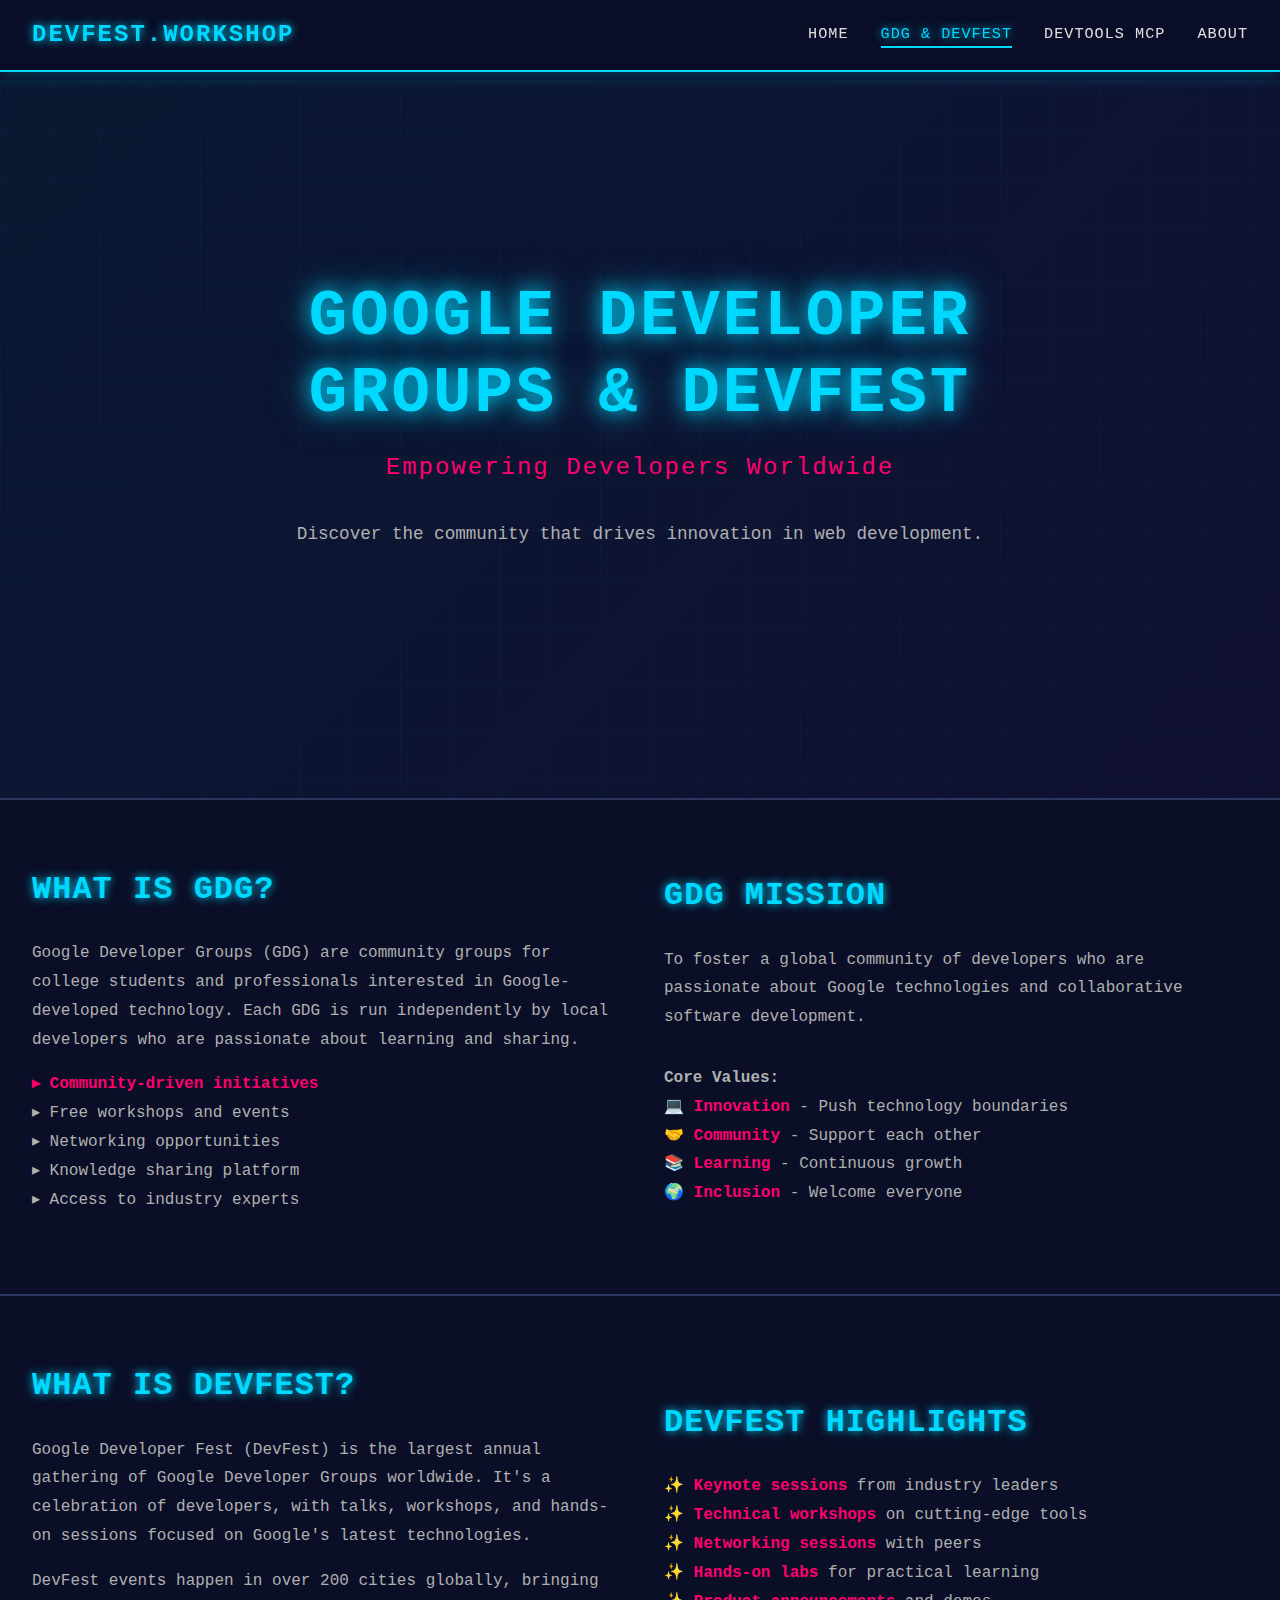
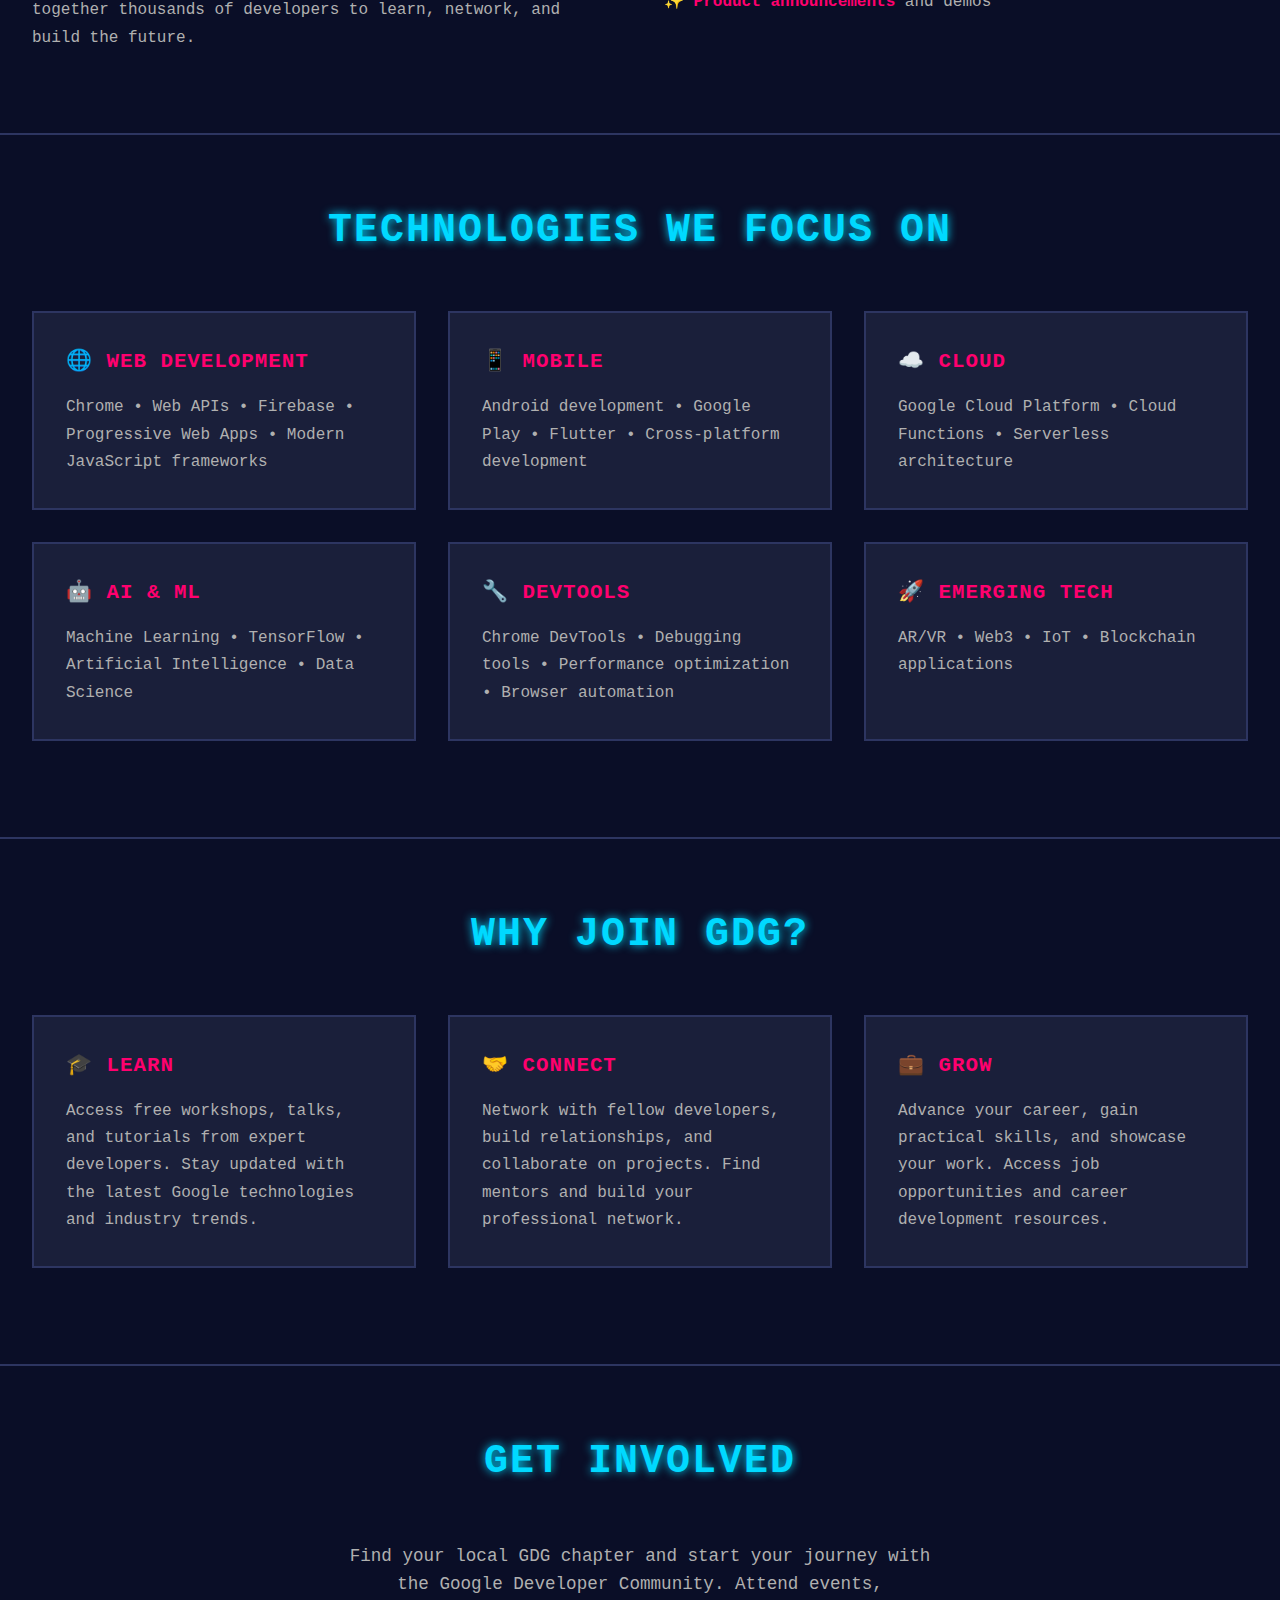
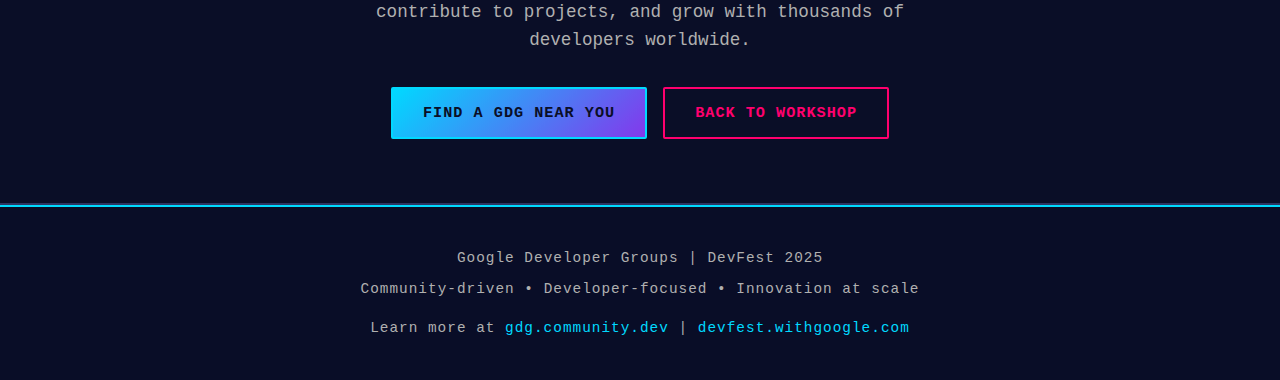
<file: devtools-mcp-website/gdg-devfest.html>
<!DOCTYPE html>
<html lang="en">
<head>
    <meta charset="UTF-8">
    <meta name="viewport" content="width=device-width, initial-scale=1.0">
    <title>GDG & DevFest - Google Developer Community</title>
    <link rel="stylesheet" href="styles.css">
</head>
<body>
    <nav>
        <div class="container">
            <a href="index.html" class="logo">DEVFEST.WORKSHOP</a>
            <button class="hamburger" id="hamburger">☰</button>
            <ul id="nav-menu">
                <li><a href="index.html">HOME</a></li>
                <li><a href="gdg-devfest.html" class="active">GDG & DEVFEST</a></li>
                <li><a href="devtools-mcp.html">DEVTOOLS MCP</a></li>
                <li><a href="about-ponyo.html">ABOUT</a></li>
            </ul>
        </div>
    </nav>

    <main>
        <!-- Hero Section -->
        <section class="hero">
            <div class="hero-content">
                <h1>GOOGLE DEVELOPER<br>GROUPS & DEVFEST</h1>
                <div class="subtitle">Empowering Developers Worldwide</div>
                <p class="description">
                    Discover the community that drives innovation in web development.
                </p>
            </div>
        </section>

        <!-- What is GDG -->
        <section class="content-section">
            <div class="container">
                <div class="content-grid">
                    <div class="content-text">
                        <h2>WHAT IS GDG?</h2>
                        <p>
                            Google Developer Groups (GDG) are community groups for college students 
                            and professionals interested in Google-developed technology. Each GDG is 
                            run independently by local developers who are passionate about learning and sharing.
                        </p>
                        <p>
                            <span class="content-highlight">▸ Community-driven initiatives</span><br>
                            ▸ Free workshops and events<br>
                            ▸ Networking opportunities<br>
                            ▸ Knowledge sharing platform<br>
                            ▸ Access to industry experts
                        </p>
                    </div>
                    <div class="content-text">
                        <h2>GDG MISSION</h2>
                        <p>
                            To foster a global community of developers who are passionate about 
                            Google technologies and collaborative software development.
                        </p>
                        <p style="margin-top: 2rem;">
                            <strong>Core Values:</strong><br>
                            💻 <span class="content-highlight">Innovation</span> - Push technology boundaries<br>
                            🤝 <span class="content-highlight">Community</span> - Support each other<br>
                            📚 <span class="content-highlight">Learning</span> - Continuous growth<br>
                            🌍 <span class="content-highlight">Inclusion</span> - Welcome everyone
                        </p>
                    </div>
                </div>
            </div>
        </section>

        <!-- What is DevFest -->
        <section class="content-section">
            <div class="container">
                <div class="content-grid">
                    <div class="content-text">
                        <h2>WHAT IS DEVFEST?</h2>
                        <p>
                            Google Developer Fest (DevFest) is the largest annual gathering of Google 
                            Developer Groups worldwide. It's a celebration of developers, with talks, 
                            workshops, and hands-on sessions focused on Google's latest technologies.
                        </p>
                        <p>
                            DevFest events happen in over 200 cities globally, bringing together 
                            thousands of developers to learn, network, and build the future.
                        </p>
                    </div>
                    <div class="content-text">
                        <h2>DEVFEST HIGHLIGHTS</h2>
                        <p>
                            ✨ <span class="content-highlight">Keynote sessions</span> from industry leaders<br>
                            ✨ <span class="content-highlight">Technical workshops</span> on cutting-edge tools<br>
                            ✨ <span class="content-highlight">Networking sessions</span> with peers<br>
                            ✨ <span class="content-highlight">Hands-on labs</span> for practical learning<br>
                            ✨ <span class="content-highlight">Product announcements</span> and demos
                        </p>
                    </div>
                </div>
            </div>
        </section>

        <!-- Technologies -->
        <section class="grid-section">
            <div class="container">
                <h2 class="section-title">TECHNOLOGIES WE FOCUS ON</h2>
                <div class="grid">
                    <div class="card">
                        <h3>🌐 WEB DEVELOPMENT</h3>
                        <p>
                            Chrome • Web APIs • Firebase • Progressive Web Apps • 
                            Modern JavaScript frameworks
                        </p>
                    </div>
                    <div class="card">
                        <h3>📱 MOBILE</h3>
                        <p>
                            Android development • Google Play • Flutter • 
                            Cross-platform development
                        </p>
                    </div>
                    <div class="card">
                        <h3>☁️ CLOUD</h3>
                        <p>
                            Google Cloud Platform • Cloud Functions • 
                            Serverless architecture
                        </p>
                    </div>
                    <div class="card">
                        <h3>🤖 AI & ML</h3>
                        <p>
                            Machine Learning • TensorFlow • 
                            Artificial Intelligence • Data Science
                        </p>
                    </div>
                    <div class="card">
                        <h3>🔧 DEVTOOLS</h3>
                        <p>
                            Chrome DevTools • Debugging tools • 
                            Performance optimization • Browser automation
                        </p>
                    </div>
                    <div class="card">
                        <h3>🚀 EMERGING TECH</h3>
                        <p>
                            AR/VR • Web3 • IoT • 
                            Blockchain applications
                        </p>
                    </div>
                </div>
            </div>
        </section>

        <!-- Why Join -->
        <section class="content-section">
            <div class="container">
                <h2 class="section-title">WHY JOIN GDG?</h2>
                <div class="grid">
                    <div class="card">
                        <h3>🎓 LEARN</h3>
                        <p>
                            Access free workshops, talks, and tutorials from expert developers. 
                            Stay updated with the latest Google technologies and industry trends.
                        </p>
                    </div>
                    <div class="card">
                        <h3>🤝 CONNECT</h3>
                        <p>
                            Network with fellow developers, build relationships, and collaborate 
                            on projects. Find mentors and build your professional network.
                        </p>
                    </div>
                    <div class="card">
                        <h3>💼 GROW</h3>
                        <p>
                            Advance your career, gain practical skills, and showcase your work. 
                            Access job opportunities and career development resources.
                        </p>
                    </div>
                </div>
            </div>
        </section>

        <!-- Getting Started -->
        <section class="content-section">
            <div class="container" style="text-align: center;">
                <h2 class="section-title">GET INVOLVED</h2>
                <p style="color: var(--text-secondary); font-size: 1.1rem; margin-bottom: 2rem; max-width: 600px; margin-left: auto; margin-right: auto;">
                    Find your local GDG chapter and start your journey with the Google Developer Community.
                    Attend events, contribute to projects, and grow with thousands of developers worldwide.
                </p>
                <div style="display: flex; gap: 1rem; justify-content: center; flex-wrap: wrap;">
                    <a href="https://gdg.community.dev" class="btn" target="_blank" rel="noopener noreferrer">FIND A GDG NEAR YOU</a>
                    <a href="index.html" class="btn btn-secondary">BACK TO WORKSHOP</a>
                </div>
            </div>
        </section>
    </main>

    <footer>
        <p>Google Developer Groups | DevFest 2025</p>
        <p>Community-driven • Developer-focused • Innovation at scale</p>
        <p style="margin-top: 1rem;">
            Learn more at <a href="https://gdg.community.dev" target="_blank" rel="noopener noreferrer">gdg.community.dev</a> | 
            <a href="https://devfest.withgoogle.com" target="_blank" rel="noopener noreferrer">devfest.withgoogle.com</a>
        </p>
    </footer>

    <script>
        // Hamburger Menu
        const hamburger = document.getElementById('hamburger');
        const navMenu = document.getElementById('nav-menu');
        
        if (hamburger && navMenu) {
            hamburger.addEventListener('click', () => {
                navMenu.classList.toggle('mobile-open');
                hamburger.textContent = navMenu.classList.contains('mobile-open') ? '✕' : '☰';
            });

            // Close menu when clicking on a link
            navMenu.querySelectorAll('a').forEach(link => {
                link.addEventListener('click', () => {
                    navMenu.classList.remove('mobile-open');
                    if (hamburger) hamburger.textContent = '☰';
                });
            });

            // Close menu when clicking outside
            document.addEventListener('click', (e) => {
                if (!navMenu.contains(e.target) && !hamburger.contains(e.target)) {
                    navMenu.classList.remove('mobile-open');
                    if (hamburger) hamburger.textContent = '☰';
                }
            });
        }

        // Active navigation highlight
        document.addEventListener('DOMContentLoaded', () => {
            const currentPage = window.location.pathname.split('/').pop() || 'index.html';
            document.querySelectorAll('nav a').forEach(link => {
                const href = link.getAttribute('href');
                if (href === currentPage || (currentPage === '' && href === 'index.html')) {
                    link.classList.add('active');
                } else {
                    link.classList.remove('active');
                }
            });
        });
    </script>
</body>
</html>
</file>
<file: styles.css>
* {
  margin: 0;
  padding: 0;
  box-sizing: border-box;
}

:root {
  --primary: #00d9ff;
  --secondary: #ff006e;
  --accent: #8338ec;
  --dark-bg: #0a0e27;
  --card-bg: #1a1f3a;
  --text-primary: #e0e0e0;
  --text-secondary: #b0b0b0;
  --border: #2d3561;
}

body {
  background-color: var(--dark-bg);
  color: var(--text-primary);
  font-family: 'Courier New', monospace;
  line-height: 1.6;
  overflow-x: hidden;
}

/* Navigation */
nav {
  position: fixed;
  top: 0;
  left: 0;
  right: 0;
  z-index: 1000;
  background: rgba(10, 14, 39, 0.95);
  border-bottom: 2px solid var(--primary);
  padding: 1rem 0;
  box-shadow: 0 0 20px rgba(0, 217, 255, 0.3);
}

nav .container {
  display: flex;
  justify-content: space-between;
  align-items: center;
  padding: 0 2rem;
  max-width: 1400px;
  margin: 0 auto;
}

nav .logo {
  font-size: 1.5rem;
  font-weight: bold;
  color: var(--primary);
  text-decoration: none;
  letter-spacing: 2px;
  text-shadow: 0 0 10px var(--primary);
}

nav ul {
  display: flex;
  list-style: none;
  gap: 2rem;
}

nav a {
  color: var(--text-primary);
  text-decoration: none;
  font-size: 0.95rem;
  letter-spacing: 1px;
  transition: all 0.3s ease;
  position: relative;
}

nav a::after {
  content: '';
  position: absolute;
  bottom: -5px;
  left: 0;
  width: 0;
  height: 2px;
  background: var(--primary);
  transition: width 0.3s ease;
}

nav a:hover::after,
nav a.active::after {
  width: 100%;
}

nav a:hover,
nav a.active {
  color: var(--primary);
  text-shadow: 0 0 10px var(--primary);
}

/* Mobile Hamburger Menu */
.hamburger {
  display: none;
  background: none;
  border: none;
  color: var(--primary);
  font-size: 1.5rem;
  cursor: pointer;
  padding: 0.5rem;
  z-index: 1001;
}

.hamburger:hover {
  text-shadow: 0 0 10px var(--primary);
}

/* Main Content */
main {
  margin-top: 80px;
  min-height: calc(100vh - 80px);
}

.container {
  max-width: 1400px;
  margin: 0 auto;
  padding: 0 2rem;
}

/* Hero Section */
.hero {
  min-height: 80vh;
  display: flex;
  align-items: center;
  justify-content: center;
  background: linear-gradient(135deg, rgba(0, 217, 255, 0.05) 0%, rgba(131, 56, 236, 0.05) 100%);
  border-bottom: 2px solid var(--border);
  position: relative;
  overflow: hidden;
}

.hero::before {
  content: '';
  position: absolute;
  top: 0;
  left: 0;
  right: 0;
  bottom: 0;
  background-image: 
    linear-gradient(rgba(0, 217, 255, 0.03) 1px, transparent 1px),
    linear-gradient(90deg, rgba(0, 217, 255, 0.03) 1px, transparent 1px);
  background-size: 50px 50px;
  pointer-events: none;
}

.hero-content {
  position: relative;
  z-index: 1;
  text-align: center;
}

.hero h1 {
  font-size: 4rem;
  margin-bottom: 1rem;
  color: var(--primary);
  text-shadow: 0 0 20px var(--primary), 0 0 40px rgba(0, 217, 255, 0.5);
  letter-spacing: 3px;
  line-height: 1.2;
}

.hero .subtitle {
  font-size: 1.5rem;
  color: var(--secondary);
  margin-bottom: 2rem;
  letter-spacing: 2px;
}

.hero .description {
  font-size: 1.1rem;
  color: var(--text-secondary);
  max-width: 700px;
  margin: 0 auto 3rem;
  line-height: 1.8;
}

/* Buttons */
.btn {
  display: inline-block;
  padding: 12px 30px;
  background: linear-gradient(135deg, var(--primary) 0%, var(--accent) 100%);
  color: var(--dark-bg);
  text-decoration: none;
  border: 2px solid var(--primary);
  border-radius: 2px;
  font-weight: bold;
  letter-spacing: 1px;
  cursor: pointer;
  transition: all 0.3s ease;
  font-family: 'Courier New', monospace;
  font-size: 0.95rem;
}

.btn:hover {
  box-shadow: 0 0 20px var(--primary), inset 0 0 20px rgba(0, 217, 255, 0.2);
  transform: translateY(-2px);
}

.btn-secondary {
  background: transparent;
  color: var(--secondary);
  border-color: var(--secondary);
}

.btn-secondary:hover {
  box-shadow: 0 0 20px var(--secondary), inset 0 0 20px rgba(255, 0, 110, 0.2);
}

/* Grid Section */
.grid-section {
  padding: 4rem 0;
  border-bottom: 2px solid var(--border);
}

.section-title {
  font-size: 2.5rem;
  margin-bottom: 3rem;
  color: var(--primary);
  text-shadow: 0 0 10px var(--primary);
  letter-spacing: 2px;
  text-align: center;
}

.grid {
  display: grid;
  grid-template-columns: repeat(auto-fit, minmax(300px, 1fr));
  gap: 2rem;
  margin-bottom: 2rem;
}

.card {
  background: var(--card-bg);
  border: 2px solid var(--border);
  padding: 2rem;
  transition: all 0.3s ease;
  position: relative;
  overflow: hidden;
}

.card::before {
  content: '';
  position: absolute;
  top: 0;
  left: -100%;
  width: 100%;
  height: 100%;
  background: linear-gradient(90deg, transparent, rgba(0, 217, 255, 0.2), transparent);
  transition: left 0.5s ease;
}

.card:hover::before {
  left: 100%;
}

.card:hover {
  border-color: var(--primary);
  box-shadow: 0 0 20px rgba(0, 217, 255, 0.3);
  transform: translateY(-5px);
}

.card h3 {
  color: var(--secondary);
  margin-bottom: 1rem;
  font-size: 1.3rem;
  letter-spacing: 1px;
}

.card p {
  color: var(--text-secondary);
  line-height: 1.7;
}

/* Content Section */
.content-section {
  padding: 4rem 0;
  border-bottom: 2px solid var(--border);
}

.content-grid {
  display: grid;
  grid-template-columns: 1fr 1fr;
  gap: 3rem;
  align-items: center;
}

.content-text h2 {
  font-size: 2rem;
  color: var(--primary);
  margin-bottom: 1.5rem;
  text-shadow: 0 0 10px var(--primary);
  letter-spacing: 1px;
}

.content-text p {
  color: var(--text-secondary);
  margin-bottom: 1rem;
  line-height: 1.8;
}

.content-highlight {
  color: var(--secondary);
  font-weight: bold;
}

/* Profile Section */
.profile {
  display: grid;
  grid-template-columns: 1fr 1fr;
  gap: 3rem;
  align-items: center;
  padding: 3rem;
  background: var(--card-bg);
  border: 2px solid var(--border);
  margin: 2rem 0;
}

.profile-image {
  width: 100%;
  max-width: 300px;
  margin: 0 auto;
}

.profile-image svg {
  width: 100%;
  height: auto;
}

.profile-info h2 {
  font-size: 2rem;
  color: var(--primary);
  margin-bottom: 1rem;
  text-shadow: 0 0 10px var(--primary);
}

.profile-info p {
  color: var(--text-secondary);
  margin-bottom: 1rem;
  line-height: 1.8;
}

.profile-info strong {
  color: var(--secondary);
}

/* Contact Section */
.contact-section {
  text-align: center;
  padding: 3rem;
}

.contact-section h2 {
  font-size: 2rem;
  color: var(--primary);
  margin-bottom: 2rem;
  text-shadow: 0 0 10px var(--primary);
}

.contact-links {
  display: flex;
  justify-content: center;
  gap: 2rem;
  flex-wrap: wrap;
  margin-bottom: 2rem;
}

.contact-link {
  color: var(--secondary);
  text-decoration: none;
  font-size: 1.1rem;
  transition: all 0.3s ease;
  letter-spacing: 1px;
}

.contact-link:hover {
  color: var(--primary);
  text-shadow: 0 0 10px var(--primary);
}

/* Footer */
footer {
  background: rgba(10, 14, 39, 0.95);
  border-top: 2px solid var(--primary);
  padding: 2rem;
  text-align: center;
  color: var(--text-secondary);
  font-size: 0.9rem;
  letter-spacing: 1px;
}

footer p {
  margin: 0.5rem 0;
}

footer a {
  color: var(--primary);
  text-decoration: none;
  transition: all 0.3s ease;
}

footer a:hover {
  color: var(--secondary);
  text-shadow: 0 0 10px var(--primary);
}

/* Responsive - Tablet */
@media (max-width: 768px) {
  nav .container {
    flex-direction: column;
    gap: 1rem;
    padding: 0 1.5rem;
  }

  nav ul {
    flex-wrap: wrap;
    justify-content: center;
    gap: 1rem;
  }

  nav a {
    font-size: 0.9rem;
  }

  .hero h1 {
    font-size: 2.5rem;
  }

  .hero .subtitle {
    font-size: 1.2rem;
  }

  .content-grid,
  .profile {
    grid-template-columns: 1fr;
  }

  .hero {
    min-height: 60vh;
  }

  .grid {
    grid-template-columns: 1fr;
  }

  .section-title {
    font-size: 1.8rem;
  }

  .container {
    padding: 0 1.5rem;
  }

  .btn {
    padding: 14px 24px;
    font-size: 0.9rem;
    min-height: 44px;
  }
}

/* Responsive - Mobile (iPhone size) */
@media (max-width: 480px) {
  /* Navigation */
  nav {
    padding: 0.75rem 0;
  }

  nav .container {
    flex-direction: row;
    justify-content: space-between;
    padding: 0 1rem;
    gap: 0;
  }

  nav .logo {
    font-size: 1.1rem;
    letter-spacing: 1px;
  }

  .hamburger {
    display: block;
  }

  nav ul {
    display: none;
    flex-direction: column;
    position: fixed;
    top: 60px;
    left: 0;
    right: 0;
    background: rgba(10, 14, 39, 0.98);
    border-bottom: 2px solid var(--primary);
    gap: 0;
    width: 100%;
    max-height: calc(100vh - 60px);
    overflow-y: auto;
    z-index: 999;
  }

  nav ul.mobile-open {
    display: flex;
  }

  nav li {
    border-bottom: 1px solid var(--border);
  }

  nav a {
    display: block;
    padding: 1rem;
    font-size: 0.85rem;
    letter-spacing: 0.5px;
  }

  nav a::after {
    display: none;
  }

  nav a:hover,
  nav a.active {
    background: rgba(0, 217, 255, 0.1);
  }

  /* Main */
  main {
    margin-top: 60px;
  }

  .container {
    padding: 0 1rem;
  }

  /* Hero */
  .hero {
    min-height: 70vh;
    padding: 2rem 0;
  }

  .hero-content {
    padding: 1rem;
  }

  .hero h1 {
    font-size: 2rem;
    margin-bottom: 0.75rem;
    letter-spacing: 2px;
  }

  .hero .subtitle {
    font-size: 1rem;
    margin-bottom: 1.5rem;
    letter-spacing: 1px;
  }

  .hero .description {
    font-size: 0.95rem;
    margin-bottom: 2rem;
    max-width: 100%;
  }

  /* Buttons */
  .btn {
    display: block;
    width: 100%;
    padding: 16px 12px;
    font-size: 0.9rem;
    min-height: 48px;
    border-radius: 4px;
  }

  .btn + .btn {
    margin-top: 1rem;
  }

  /* Grid Section */
  .grid-section {
    padding: 2rem 0;
  }

  .section-title {
    font-size: 1.5rem;
    margin-bottom: 2rem;
    letter-spacing: 1px;
  }

  .grid {
    grid-template-columns: 1fr;
    gap: 1.5rem;
  }

  .card {
    padding: 1.5rem;
    border: 1px solid var(--border);
  }

  .card h3 {
    font-size: 1.1rem;
    margin-bottom: 0.75rem;
  }

  .card p {
    font-size: 0.9rem;
  }

  /* Content Section */
  .content-section {
    padding: 2rem 0;
  }

  .content-grid {
    grid-template-columns: 1fr;
    gap: 2rem;
  }

  .content-text h2 {
    font-size: 1.5rem;
    margin-bottom: 1rem;
  }

  .content-text p {
    font-size: 0.9rem;
    margin-bottom: 0.75rem;
  }

  /* Profile */
  .profile {
    grid-template-columns: 1fr;
    gap: 2rem;
    padding: 1.5rem;
    margin: 1.5rem 0;
  }

  .profile-image {
    max-width: 250px;
  }

  .profile-info h2 {
    font-size: 1.5rem;
    margin-bottom: 0.75rem;
  }

  .profile-info p {
    font-size: 0.9rem;
    margin-bottom: 0.75rem;
  }

  /* Contact */
  .contact-section {
    padding: 2rem 1rem;
  }

  .contact-section h2 {
    font-size: 1.5rem;
    margin-bottom: 1.5rem;
  }

  .contact-links {
    flex-direction: column;
    gap: 1rem;
  }

  .contact-link {
    display: block;
    padding: 1rem;
    background: var(--card-bg);
    border: 1px solid var(--border);
    border-radius: 4px;
    font-size: 1rem;
    transition: all 0.3s ease;
  }

  .contact-link:hover {
    background: rgba(0, 217, 255, 0.1);
    border-color: var(--primary);
  }

  /* Footer */
  footer {
    padding: 1.5rem 1rem;
    font-size: 0.85rem;
  }

  footer p {
    margin: 0.3rem 0;
  }
}

/* Ultra-small phones (< 380px) */
@media (max-width: 375px) {
  .hero h1 {
    font-size: 1.75rem;
    letter-spacing: 1px;
  }

  .hero .subtitle {
    font-size: 0.9rem;
    letter-spacing: 0.5px;
  }

  .section-title {
    font-size: 1.3rem;
  }

  .card {
    padding: 1rem;
  }

  .btn {
    font-size: 0.85rem;
    padding: 12px 10px;
  }
}
</file>
<file: devtools-mcp-website/styles.css>
* {
  margin: 0;
  padding: 0;
  box-sizing: border-box;
}

:root {
  --primary: #00d9ff;
  --secondary: #ff006e;
  --accent: #8338ec;
  --dark-bg: #0a0e27;
  --card-bg: #1a1f3a;
  --text-primary: #e0e0e0;
  --text-secondary: #b0b0b0;
  --border: #2d3561;
}

body {
  background-color: var(--dark-bg);
  color: var(--text-primary);
  font-family: 'Courier New', monospace;
  line-height: 1.6;
  overflow-x: hidden;
}

/* Navigation */
nav {
  position: fixed;
  top: 0;
  left: 0;
  right: 0;
  z-index: 1000;
  background: rgba(10, 14, 39, 0.95);
  border-bottom: 2px solid var(--primary);
  padding: 1rem 0;
  box-shadow: 0 0 20px rgba(0, 217, 255, 0.3);
}

nav .container {
  display: flex;
  justify-content: space-between;
  align-items: center;
  padding: 0 2rem;
  max-width: 1400px;
  margin: 0 auto;
}

nav .logo {
  font-size: 1.5rem;
  font-weight: bold;
  color: var(--primary);
  text-decoration: none;
  letter-spacing: 2px;
  text-shadow: 0 0 10px var(--primary);
}

nav ul {
  display: flex;
  list-style: none;
  gap: 2rem;
}

nav a {
  color: var(--text-primary);
  text-decoration: none;
  font-size: 0.95rem;
  letter-spacing: 1px;
  transition: all 0.3s ease;
  position: relative;
}

nav a::after {
  content: '';
  position: absolute;
  bottom: -5px;
  left: 0;
  width: 0;
  height: 2px;
  background: var(--primary);
  transition: width 0.3s ease;
}

nav a:hover::after,
nav a.active::after {
  width: 100%;
}

nav a:hover,
nav a.active {
  color: var(--primary);
  text-shadow: 0 0 10px var(--primary);
}

/* Mobile Hamburger Menu */
.hamburger {
  display: none;
  background: none;
  border: none;
  color: var(--primary);
  font-size: 1.5rem;
  cursor: pointer;
  padding: 0.5rem;
  z-index: 1001;
}

.hamburger:hover {
  text-shadow: 0 0 10px var(--primary);
}

/* Main Content */
main {
  margin-top: 80px;
  min-height: calc(100vh - 80px);
}

.container {
  max-width: 1400px;
  margin: 0 auto;
  padding: 0 2rem;
}

/* Hero Section */
.hero {
  min-height: 80vh;
  display: flex;
  align-items: center;
  justify-content: center;
  background: linear-gradient(135deg, rgba(0, 217, 255, 0.05) 0%, rgba(131, 56, 236, 0.05) 100%);
  border-bottom: 2px solid var(--border);
  position: relative;
  overflow: hidden;
}

.hero::before {
  content: '';
  position: absolute;
  top: 0;
  left: 0;
  right: 0;
  bottom: 0;
  background-image: 
    linear-gradient(rgba(0, 217, 255, 0.03) 1px, transparent 1px),
    linear-gradient(90deg, rgba(0, 217, 255, 0.03) 1px, transparent 1px);
  background-size: 50px 50px;
  pointer-events: none;
}

.hero-content {
  position: relative;
  z-index: 1;
  text-align: center;
}

.hero h1 {
  font-size: 4rem;
  margin-bottom: 1rem;
  color: var(--primary);
  text-shadow: 0 0 20px var(--primary), 0 0 40px rgba(0, 217, 255, 0.5);
  letter-spacing: 3px;
  line-height: 1.2;
}

.hero .subtitle {
  font-size: 1.5rem;
  color: var(--secondary);
  margin-bottom: 2rem;
  letter-spacing: 2px;
}

.hero .description {
  font-size: 1.1rem;
  color: var(--text-secondary);
  max-width: 700px;
  margin: 0 auto 3rem;
  line-height: 1.8;
}

/* Buttons */
.btn {
  display: inline-block;
  padding: 12px 30px;
  background: linear-gradient(135deg, var(--primary) 0%, var(--accent) 100%);
  color: var(--dark-bg);
  text-decoration: none;
  border: 2px solid var(--primary);
  border-radius: 2px;
  font-weight: bold;
  letter-spacing: 1px;
  cursor: pointer;
  transition: all 0.3s ease;
  font-family: 'Courier New', monospace;
  font-size: 0.95rem;
}

.btn:hover {
  box-shadow: 0 0 20px var(--primary), inset 0 0 20px rgba(0, 217, 255, 0.2);
  transform: translateY(-2px);
}

.btn-secondary {
  background: transparent;
  color: var(--secondary);
  border-color: var(--secondary);
}

.btn-secondary:hover {
  box-shadow: 0 0 20px var(--secondary), inset 0 0 20px rgba(255, 0, 110, 0.2);
}

/* Grid Section */
.grid-section {
  padding: 4rem 0;
  border-bottom: 2px solid var(--border);
}

.section-title {
  font-size: 2.5rem;
  margin-bottom: 3rem;
  color: var(--primary);
  text-shadow: 0 0 10px var(--primary);
  letter-spacing: 2px;
  text-align: center;
}

.grid {
  display: grid;
  grid-template-columns: repeat(auto-fit, minmax(300px, 1fr));
  gap: 2rem;
  margin-bottom: 2rem;
}

.card {
  background: var(--card-bg);
  border: 2px solid var(--border);
  padding: 2rem;
  transition: all 0.3s ease;
  position: relative;
  overflow: hidden;
}

.card::before {
  content: '';
  position: absolute;
  top: 0;
  left: -100%;
  width: 100%;
  height: 100%;
  background: linear-gradient(90deg, transparent, rgba(0, 217, 255, 0.2), transparent);
  transition: left 0.5s ease;
}

.card:hover::before {
  left: 100%;
}

.card:hover {
  border-color: var(--primary);
  box-shadow: 0 0 20px rgba(0, 217, 255, 0.3);
  transform: translateY(-5px);
}

.card h3 {
  color: var(--secondary);
  margin-bottom: 1rem;
  font-size: 1.3rem;
  letter-spacing: 1px;
}

.card p {
  color: var(--text-secondary);
  line-height: 1.7;
}

/* Content Section */
.content-section {
  padding: 4rem 0;
  border-bottom: 2px solid var(--border);
}

.content-grid {
  display: grid;
  grid-template-columns: 1fr 1fr;
  gap: 3rem;
  align-items: center;
}

.content-text h2 {
  font-size: 2rem;
  color: var(--primary);
  margin-bottom: 1.5rem;
  text-shadow: 0 0 10px var(--primary);
  letter-spacing: 1px;
}

.content-text p {
  color: var(--text-secondary);
  margin-bottom: 1rem;
  line-height: 1.8;
}

.content-highlight {
  color: var(--secondary);
  font-weight: bold;
}

/* Profile Section */
.profile {
  display: grid;
  grid-template-columns: 1fr 1fr;
  gap: 3rem;
  align-items: center;
  padding: 3rem;
  background: var(--card-bg);
  border: 2px solid var(--border);
  margin: 2rem 0;
}

.profile-image {
  width: 100%;
  max-width: 300px;
  margin: 0 auto;
}

.profile-image svg {
  width: 100%;
  height: auto;
}

.profile-info h2 {
  font-size: 2rem;
  color: var(--primary);
  margin-bottom: 1rem;
  text-shadow: 0 0 10px var(--primary);
}

.profile-info p {
  color: var(--text-secondary);
  margin-bottom: 1rem;
  line-height: 1.8;
}

.profile-info strong {
  color: var(--secondary);
}

/* Contact Section */
.contact-section {
  text-align: center;
  padding: 3rem;
}

.contact-section h2 {
  font-size: 2rem;
  color: var(--primary);
  margin-bottom: 2rem;
  text-shadow: 0 0 10px var(--primary);
}

.contact-links {
  display: flex;
  justify-content: center;
  gap: 2rem;
  flex-wrap: wrap;
  margin-bottom: 2rem;
}

.contact-link {
  color: var(--secondary);
  text-decoration: none;
  font-size: 1.1rem;
  transition: all 0.3s ease;
  letter-spacing: 1px;
}

.contact-link:hover {
  color: var(--primary);
  text-shadow: 0 0 10px var(--primary);
}

/* Footer */
footer {
  background: rgba(10, 14, 39, 0.95);
  border-top: 2px solid var(--primary);
  padding: 2rem;
  text-align: center;
  color: var(--text-secondary);
  font-size: 0.9rem;
  letter-spacing: 1px;
}

footer p {
  margin: 0.5rem 0;
}

footer a {
  color: var(--primary);
  text-decoration: none;
  transition: all 0.3s ease;
}

footer a:hover {
  color: var(--secondary);
  text-shadow: 0 0 10px var(--primary);
}

/* Responsive - Tablet */
@media (max-width: 768px) {
  nav .container {
    flex-direction: column;
    gap: 1rem;
    padding: 0 1.5rem;
  }

  nav ul {
    flex-wrap: wrap;
    justify-content: center;
    gap: 1rem;
  }

  nav a {
    font-size: 0.9rem;
  }

  .hero h1 {
    font-size: 2.5rem;
  }

  .hero .subtitle {
    font-size: 1.2rem;
  }

  .content-grid,
  .profile {
    grid-template-columns: 1fr;
  }

  .hero {
    min-height: 60vh;
  }

  .grid {
    grid-template-columns: 1fr;
  }

  .section-title {
    font-size: 1.8rem;
  }

  .container {
    padding: 0 1.5rem;
  }

  .btn {
    padding: 14px 24px;
    font-size: 0.9rem;
    min-height: 44px;
  }
}

/* Responsive - Mobile (iPhone size) */
@media (max-width: 480px) {
  /* Navigation */
  nav {
    padding: 0.75rem 0;
  }

  nav .container {
    flex-direction: row;
    justify-content: space-between;
    padding: 0 1rem;
    gap: 0;
  }

  nav .logo {
    font-size: 1.1rem;
    letter-spacing: 1px;
  }

  .hamburger {
    display: block;
  }

  nav ul {
    display: none;
    flex-direction: column;
    position: fixed;
    top: 60px;
    left: 0;
    right: 0;
    background: rgba(10, 14, 39, 0.98);
    border-bottom: 2px solid var(--primary);
    gap: 0;
    width: 100%;
    max-height: calc(100vh - 60px);
    overflow-y: auto;
    z-index: 999;
  }

  nav ul.mobile-open {
    display: flex;
  }

  nav li {
    border-bottom: 1px solid var(--border);
  }

  nav a {
    display: block;
    padding: 1rem;
    font-size: 0.85rem;
    letter-spacing: 0.5px;
  }

  nav a::after {
    display: none;
  }

  nav a:hover,
  nav a.active {
    background: rgba(0, 217, 255, 0.1);
  }

  /* Main */
  main {
    margin-top: 60px;
  }

  .container {
    padding: 0 1rem;
  }

  /* Hero */
  .hero {
    min-height: 70vh;
    padding: 2rem 0;
  }

  .hero-content {
    padding: 1rem;
  }

  .hero h1 {
    font-size: 2rem;
    margin-bottom: 0.75rem;
    letter-spacing: 2px;
  }

  .hero .subtitle {
    font-size: 1rem;
    margin-bottom: 1.5rem;
    letter-spacing: 1px;
  }

  .hero .description {
    font-size: 0.95rem;
    margin-bottom: 2rem;
    max-width: 100%;
  }

  /* Buttons */
  .btn {
    display: block;
    width: 100%;
    padding: 16px 12px;
    font-size: 0.9rem;
    min-height: 48px;
    border-radius: 4px;
  }

  .btn + .btn {
    margin-top: 1rem;
  }

  /* Grid Section */
  .grid-section {
    padding: 2rem 0;
  }

  .section-title {
    font-size: 1.5rem;
    margin-bottom: 2rem;
    letter-spacing: 1px;
  }

  .grid {
    grid-template-columns: 1fr;
    gap: 1.5rem;
  }

  .card {
    padding: 1.5rem;
    border: 1px solid var(--border);
  }

  .card h3 {
    font-size: 1.1rem;
    margin-bottom: 0.75rem;
  }

  .card p {
    font-size: 0.9rem;
  }

  /* Content Section */
  .content-section {
    padding: 2rem 0;
  }

  .content-grid {
    grid-template-columns: 1fr;
    gap: 2rem;
  }

  .content-text h2 {
    font-size: 1.5rem;
    margin-bottom: 1rem;
  }

  .content-text p {
    font-size: 0.9rem;
    margin-bottom: 0.75rem;
  }

  /* Profile */
  .profile {
    grid-template-columns: 1fr;
    gap: 2rem;
    padding: 1.5rem;
    margin: 1.5rem 0;
  }

  .profile-image {
    max-width: 250px;
  }

  .profile-info h2 {
    font-size: 1.5rem;
    margin-bottom: 0.75rem;
  }

  .profile-info p {
    font-size: 0.9rem;
    margin-bottom: 0.75rem;
  }

  /* Contact */
  .contact-section {
    padding: 2rem 1rem;
  }

  .contact-section h2 {
    font-size: 1.5rem;
    margin-bottom: 1.5rem;
  }

  .contact-links {
    flex-direction: column;
    gap: 1rem;
  }

  .contact-link {
    display: block;
    padding: 1rem;
    background: var(--card-bg);
    border: 1px solid var(--border);
    border-radius: 4px;
    font-size: 1rem;
    transition: all 0.3s ease;
  }

  .contact-link:hover {
    background: rgba(0, 217, 255, 0.1);
    border-color: var(--primary);
  }

  /* Footer */
  footer {
    padding: 1.5rem 1rem;
    font-size: 0.85rem;
  }

  footer p {
    margin: 0.3rem 0;
  }
}

/* Ultra-small phones (< 380px) */
@media (max-width: 375px) {
  .hero h1 {
    font-size: 1.75rem;
    letter-spacing: 1px;
  }

  .hero .subtitle {
    font-size: 0.9rem;
    letter-spacing: 0.5px;
  }

  .section-title {
    font-size: 1.3rem;
  }

  .card {
    padding: 1rem;
  }

  .btn {
    font-size: 0.85rem;
    padding: 12px 10px;
  }
}
</file>
